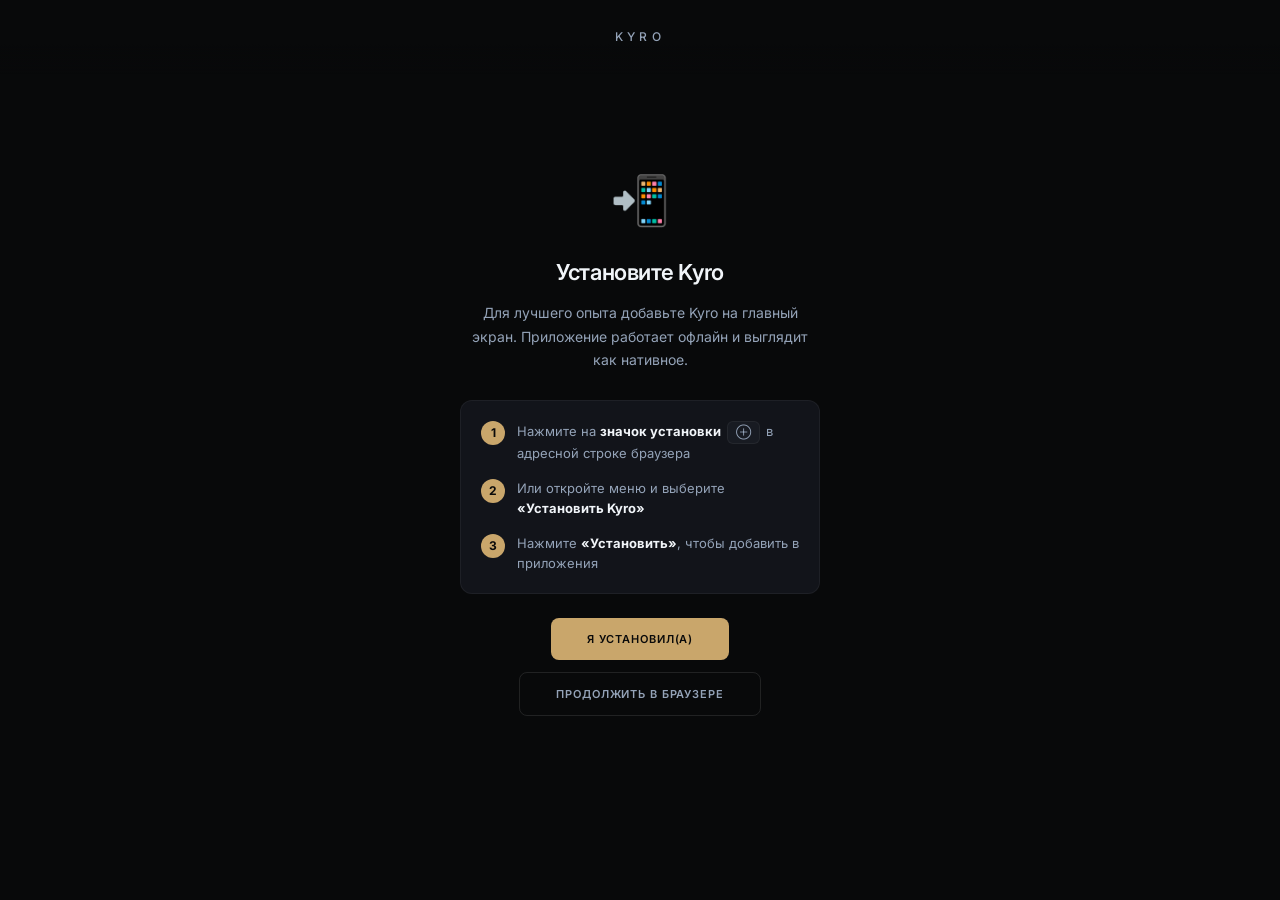
<file: telos/index.html>
<!DOCTYPE html>
<html lang="ru">
<head>
  <meta charset="UTF-8" />
  <title>Kyro</title>
  <meta name="viewport" content="width=device-width,initial-scale=1,viewport-fit=cover" />
  <meta name="description" content="Преврати свою жизнь в игру. Отслеживай задачи, сопротивляйся соблазнам, достигай целей." />
  <meta name="theme-color" content="#08090a" />
  
  <!-- PWA -->
  <link rel="manifest" href="manifest.json" />
  <meta name="apple-mobile-web-app-capable" content="yes" />
  <meta name="apple-mobile-web-app-status-bar-style" content="black-translucent" />
  <meta name="apple-mobile-web-app-title" content="Kyro" />
  <link rel="apple-touch-icon" href="icons/icon-192.png" />

  <style>
    @import url('https://fonts.googleapis.com/css2?family=Inter:wght@400;500;600;700&family=Source+Serif+4:ital,wght@0,400;0,500;1,400;1,500&display=swap');
    
    * { box-sizing:border-box; margin:0; padding:0; }

    :root {
      --bg: #08090a;
      --bg-soft: #0f1114;
      --bg-card: #12141a;
      --bg-elevated: #181b22;
      --bg-modal: rgba(8,9,10,0.98);
      --border-subtle: rgba(255,255,255,0.05);
      --border-strong: rgba(255,255,255,0.1);
      --gold: #c9a66b;
      --gold-soft: rgba(201,166,107,0.12);
      --gold-dim: #9a7b4a;
      --emerald: #22c55e;
      --emerald-soft: rgba(34,197,94,0.12);
      --crimson: #ef4444;
      --crimson-soft: rgba(239,68,68,0.12);
      --violet: #8b5cf6;
      --violet-soft: rgba(139,92,246,0.12);
      --slate: #64748b;
      --text-main: #f1f5f9;
      --text-muted: #94a3b8;
      --text-dim: #475569;
      --radius-lg: 14px;
      --radius-xl: 999px;
    }

    html, body {
      height: 100%;
    }

    body {
      min-height: 100vh;
      min-height: 100dvh;
      font-family: 'Inter', -apple-system, BlinkMacSystemFont, sans-serif;
      background: var(--bg);
      color: var(--text-main);
      display:flex;
      justify-content:center;
      align-items:flex-start;
      padding: 20px 14px 32px;
      font-size: 14px;
      line-height: 1.5;
      -webkit-font-smoothing: antialiased;
      -moz-osx-font-smoothing: grayscale;
    }

    .app-shell {
      width:100%;
      max-width: 480px;
      background: var(--bg-card);
      border-radius: 24px;
      border: 1px solid var(--border-subtle);
      box-shadow: 0 25px 50px -12px rgba(0,0,0,0.5);
      padding: 24px 18px 28px;
      position:relative;
    }

    .inner {
      position:relative;
    }

    /* HEADER */

    .top-header {
      display:flex;
      align-items:flex-start;
      justify-content:space-between;
      gap:10px;
      margin-bottom:24px;
      padding-bottom:20px;
      border-bottom:1px solid var(--border-subtle);
    }

    .app-title {
      font-size:16px;
      letter-spacing:0.2em;
      font-weight:500;
      display:flex;
      align-items:center;
      gap:10px;
      color: var(--text-main);
      text-transform:uppercase;
    }

    .header-right {
      display:flex;
      flex-direction:column;
      align-items:flex-end;
      gap:4px;
    }

    .settings-btn {
      background: var(--bg-elevated);
      border:1px solid var(--border-subtle);
      border-radius:10px;
      padding:10px 12px;
      cursor:pointer;
      color:var(--text-muted);
      font-size:16px;
      display:flex;
      align-items:center;
      justify-content:center;
      transition: all 0.2s ease;
    }
    .settings-btn:hover {
      background: var(--bg-soft);
      border-color:var(--border-strong);
      color:var(--text-main);
    }

    /* NAV TABS */

    .nav-tabs {
      display:grid;
      grid-template-columns:repeat(5,minmax(0,1fr));
      gap:3px;
      padding:4px;
      border-radius:14px;
      background:var(--bg-soft);
      margin-bottom:20px;
    }

    .nav-tab {
      border:none;
      background:transparent;
      color:var(--text-dim);
      font-size:9px;
      font-weight:600;
      padding:10px 6px;
      border-radius:10px;
      display:flex;
      flex-direction:column;
      align-items:center;
      gap:5px;
      cursor:pointer;
      transition: all 0.15s ease;
      text-transform:uppercase;
      letter-spacing:0.04em;
    }

    .nav-tab span.icon {
      font-size:16px;
      opacity: 0.5;
      transition: opacity 0.15s ease;
    }

    .nav-tab:hover {
      color:var(--text-muted);
    }

    .nav-tab:hover span.icon {
      opacity: 0.7;
    }

    .nav-tab.active {
      background: var(--bg-elevated);
      color:var(--text-main);
    }

    .nav-tab.active span.icon {
      opacity: 1;
    }

    /* COMMON UI */

    .card {
      background: var(--bg-elevated);
      border-radius: var(--radius-lg);
      border:1px solid var(--border-subtle);
      padding:18px 16px;
      margin-bottom:12px;
    }

    .section-title {
      font-size:11px;
      letter-spacing:0.06em;
      color:var(--text-muted);
      margin-bottom:16px;
      font-weight:600;
      display:flex;
      align-items:center;
      gap:8px;
      text-transform:uppercase;
    }

    .section-title .icon {
      font-size:13px;
    }
    .section-title .icon.green { color: var(--emerald); }
    .section-title .icon.red { color: var(--crimson); }
    .section-title .icon.purple { color: var(--violet); }
    .section-title .icon.gold { color: var(--gold); }

    .row {
      display:flex;
      align-items:center;
      justify-content:space-between;
      gap:12px;
      margin-bottom:10px;
      padding:12px 0;
      border-bottom:1px solid var(--border-subtle);
    }
    .row:last-child { 
      margin-bottom:0; 
      padding-bottom:0;
      border-bottom:none;
    }

    .pill {
      font-size:10px;
      padding:4px 8px;
      border-radius:4px;
      background:var(--bg-soft);
      color:var(--text-muted);
      display:inline-flex;
      align-items:center;
      gap:4px;
      font-weight:500;
      letter-spacing:0.02em;
    }
    .pill.green {
      background: var(--emerald-soft);
      color:var(--emerald);
    }
    .pill.red {
      background: var(--crimson-soft);
      color:var(--crimson);
    }
    .pill.gold {
      background: var(--gold-soft);
      color:var(--gold);
    }
    .pill.violet {
      background: var(--violet-soft);
      color:var(--violet);
    }
    .pill.subtle {
      background:var(--bg-soft);
      color:var(--text-dim);
    }

    .badges {
      display:flex;
      flex-wrap:wrap;
      gap:5px;
      margin-top:6px;
    }

    .btn {
      border-radius:6px;
      border:none;
      padding:10px 16px;
      font-size:12px;
      cursor:pointer;
      font-weight:600;
      background: var(--gold);
      color:#0a0a0a;
      display:inline-flex;
      align-items:center;
      gap:6px;
      white-space:nowrap;
      transition: all 0.15s ease;
      letter-spacing:0.01em;
    }
    .btn:hover {
      filter: brightness(1.1);
    }
    .btn:active {
      transform: scale(0.98);
    }
    .btn.small {
      font-size:11px;
      padding:6px 12px;
    }
    .btn.green {
      background: var(--emerald);
      color:#0a0a0a;
    }
    .btn.ghost {
      background:transparent;
      color:var(--text-muted);
      border:1px solid var(--border-strong);
    }
    .btn.ghost:hover {
      background:var(--bg-soft);
      color:var(--text-main);
    }
    .btn.danger {
      background: var(--crimson);
      color:#0a0a0a;
    }
    .btn.violet {
      background: var(--violet);
      color:#fff;
    }
    .btn:disabled {
      opacity:0.4;
      cursor:not-allowed;
    }

    input, select {
      width:100%;
      padding:12px 14px;
      border-radius:8px;
      border:1px solid var(--border-subtle);
      background:var(--bg-soft);
      color:var(--text-main);
      font-size:14px;
      font-family:inherit;
      outline:none;
      transition: border-color 0.15s ease;
    }
    input:focus, select:focus {
      border-color:var(--gold-dim);
    }
    input::placeholder { color:var(--text-dim); }
    select {
      cursor:pointer;
    }

    label {
      font-size:10px;
      color:var(--text-dim);
      margin-bottom:8px;
      display:block;
      font-weight:600;
      text-transform:uppercase;
      letter-spacing:0.06em;
    }

    .small { font-size:12px; color:var(--text-muted); line-height:1.5; }

    .weekday-chips {
      display:flex;
      flex-wrap:wrap;
      gap:6px;
      margin-top:6px;
    }
    .weekday {
      font-size:11px;
      padding:6px 12px;
      border-radius:6px;
      border:1px solid var(--border-subtle);
      cursor:pointer;
      user-select:none;
      color:var(--text-muted);
      transition: all 0.15s ease;
      background:var(--bg-soft);
    }
    .weekday:hover {
      border-color:var(--border-strong);
    }
    .weekday.selected {
      border-color:var(--gold-dim);
      background:var(--gold-soft);
      color:var(--gold);
      font-weight:600;
    }

    /* MODAL */

    .modal-overlay {
      position:fixed;
      inset:0;
      background:rgba(0,0,0,0.8);
      backdrop-filter:blur(10px);
      z-index:1000;
      display:none;
      align-items:center;
      justify-content:center;
      padding:20px;
    }
    .modal-overlay.active {
      display:flex;
    }

    .modal {
      background: var(--bg-card);
      border-radius:20px;
      border:1px solid var(--border-subtle);
      max-width:480px;
      width:100%;
      max-height:90vh;
      overflow-y:auto;
      padding:24px;
      box-shadow:0 25px 50px rgba(0,0,0,0.6);
    }

    .modal-header {
      display:flex;
      align-items:center;
      justify-content:space-between;
      margin-bottom:24px;
      padding-bottom:16px;
      border-bottom:1px solid var(--border-subtle);
    }
    .modal-title {
      font-size:18px;
      font-weight:700;
      color:var(--text-main);
    }
    .modal-close {
      background:var(--bg-elevated);
      border:1px solid var(--border-subtle);
      border-radius:8px;
      padding:8px 12px;
      cursor:pointer;
      color:var(--text-muted);
      font-size:16px;
      transition: all 0.15s ease;
    }
    .modal-close:hover {
      background:var(--bg-soft);
      color:var(--text-main);
    }

    /* CALENDAR STREAKS */

    .calendar-header {
      display:flex;
      align-items:center;
      justify-content:space-between;
      gap:6px;
      margin-top:4px;
      margin-bottom:12px;
    }

    .calendar {
      margin-top:6px;
      display:grid;
      grid-template-columns:repeat(7,minmax(0,1fr));
      gap:4px;
    }

    .day-name {
      font-size:10px;
      text-align:center;
      color:var(--text-dim);
      margin-bottom:4px;
      font-weight:600;
    }

    .day-cell {
      height:34px;
      border-radius:8px;
      font-size:12px;
      display:flex;
      align-items:center;
      justify-content:center;
      background:var(--bg-soft);
      color:var(--text-muted);
      font-weight:500;
    }

    .day-cell.done {
      background:var(--emerald-soft);
      color:var(--emerald);
      font-weight:600;
    }

    .day-cell.missed {
      background:var(--bg-soft);
      color:var(--text-dim);
    }

    .day-cell.off {
      opacity:0.3;
    }

    .day-cell.future {
      opacity:0.4;
    }

    .day-cell.today {
      position:relative;
      box-shadow: inset 0 0 0 2px var(--gold);
    }

    .streak-footer {
      margin-top:16px;
      display:flex;
      justify-content:space-between;
      gap:12px;
      font-size:12px;
      color:var(--text-muted);
    }

    .streak-footer strong { 
      color:var(--text-main);
      font-size:20px;
      font-weight:700;
    }

    /* NET POINTS DISPLAY */

    .net-points-display {
      text-align:center;
      padding:24px;
      background: var(--bg-elevated);
      border-radius:var(--radius-lg);
      border:1px solid var(--border-subtle);
      margin-bottom:16px;
    }
    .net-points-label {
      font-size:11px;
      text-transform:uppercase;
      letter-spacing:0.1em;
      color:var(--text-dim);
      margin-bottom:8px;
      font-weight:500;
    }
    .net-points-value {
      font-size:42px;
      font-weight:800;
      color:var(--gold);
      margin-bottom:10px;
    }
    .net-points-breakdown {
      margin-top:14px;
      padding-top:14px;
      border-top:1px solid var(--border-subtle);
    }
    .breakdown-label {
      font-size:10px;
      text-transform:uppercase;
      letter-spacing:0.08em;
      color:var(--text-dim);
      font-weight:500;
      margin-bottom:4px;
    }
    .breakdown-value {
      font-size:18px;
      font-weight:700;
      color:var(--crimson);
    }

    .balance-row {
      display:flex;
      align-items:center;
      justify-content:center;
      gap:12px;
      padding:8px 0;
    }

    .balance-item {
      text-align:center;
      padding:12px 16px;
      background:var(--bg-soft);
      border-radius:10px;
      min-width:70px;
    }

    .balance-item.main {
      background: var(--bg-elevated);
      border:1px solid var(--border-subtle);
    }

    .balance-item-value {
      font-size:24px;
      font-weight:700;
      line-height:1.2;
    }

    .balance-item-label {
      font-size:9px;
      text-transform:uppercase;
      letter-spacing:0.05em;
      color:var(--text-dim);
      margin-top:4px;
      font-weight:500;
    }

    .balance-operator {
      font-size:18px;
      font-weight:600;
      color:var(--text-dim);
    }

    .balance-note {
      text-align:center;
      font-size:11px;
      color:var(--text-muted);
      margin-top:12px;
      padding-top:12px;
      border-top:1px solid var(--border-subtle);
    }

    /* WEEK SCROLL */

    .week-scroll-container {
      margin-bottom:12px;
    }

    .week-scroll {
      display:flex;
      gap:8px;
      overflow-x:auto;
      padding:4px 0;
      scrollbar-width:none;
      -ms-overflow-style:none;
    }

    .week-scroll::-webkit-scrollbar {
      display:none;
    }

    .week-day {
      flex-shrink:0;
      width:72px;
      padding:12px 8px;
      background:var(--bg-elevated);
      border:1px solid var(--border-subtle);
      border-radius:12px;
      text-align:center;
      cursor:pointer;
      transition:all 0.15s ease;
    }

    .week-day:hover {
      border-color:var(--border-strong);
    }

    .week-day.selected {
      background:var(--gold-soft);
      border-color:var(--gold-dim);
    }

    .week-day.today .week-day-num {
      color:var(--gold);
    }

    .week-day.selected .week-day-num {
      color:var(--gold);
    }

    .week-day-name {
      font-size:9px;
      font-weight:600;
      color:var(--text-dim);
      text-transform:uppercase;
      letter-spacing:0.06em;
      margin-bottom:4px;
    }

    .week-day-num {
      font-size:22px;
      font-weight:600;
      color:var(--text-main);
      line-height:1;
      letter-spacing:-0.02em;
    }

    .week-day-count {
      font-size:9px;
      color:var(--text-dim);
      margin-top:4px;
    }

    .week-day.selected .week-day-count {
      color:var(--gold-dim);
    }

    /* ANALYTICS */

    .analytics-grid {
      display:grid;
      grid-template-columns:repeat(3,minmax(0,1fr));
      gap:8px;
    }

    .analytics-card {
      background:var(--bg-soft);
      border-radius:10px;
      padding:14px 12px;
      text-align:center;
    }

    .analytics-label {
      font-size:9px;
      text-transform:uppercase;
      letter-spacing:0.08em;
      color:var(--text-dim);
      margin-bottom:8px;
      font-weight:600;
    }

    .analytics-value {
      font-size:28px;
      font-weight:700;
      color:var(--gold);
      letter-spacing:-0.03em;
      line-height:1;
    }

    .analytics-sublabel {
      font-size:9px;
      color:var(--text-dim);
      text-transform:uppercase;
      letter-spacing:0.04em;
      margin-top:6px;
      font-weight:500;
    }

    /* VISION CARDS */
    .vision-card {
      background: linear-gradient(135deg, var(--gold-soft), rgba(201,166,107,0.05));
      border: 1px solid rgba(201,166,107,0.2);
      border-radius: var(--radius-lg);
      padding: 16px;
      margin-bottom: 16px;
    }
    .vision-card.anti {
      background: linear-gradient(135deg, var(--crimson-soft), rgba(239,68,68,0.05));
      border-color: rgba(239,68,68,0.2);
    }
    .vision-card-label {
      font-size: 9px;
      font-weight: 600;
      letter-spacing: 0.1em;
      text-transform: uppercase;
      color: var(--gold);
      margin-bottom: 8px;
    }
    .vision-card.anti .vision-card-label {
      color: var(--crimson);
    }
    .vision-card-text {
      font-size: 13px;
      line-height: 1.6;
      color: var(--text-muted);
      font-style: italic;
    }
    .vision-card-empty {
      font-size: 12px;
      color: var(--text-dim);
    }

    /* INSTALL BANNER (top of app) */
    .install-banner {
      display:flex;
      align-items:center;
      justify-content:space-between;
      gap:10px;
      background: linear-gradient(135deg, var(--gold-soft), rgba(201,166,107,0.05));
      border:1px solid var(--gold-dim);
      border-radius:12px;
      padding:12px 14px;
      margin-bottom:16px;
    }
    .install-banner.hidden {
      display:none;
    }
    .install-banner-text {
      display:flex;
      align-items:center;
      gap:8px;
      font-size:12px;
      font-weight:600;
      color:var(--gold);
    }
    .install-banner-text .icon {
      font-size:16px;
    }
    .install-banner-btn {
      background: var(--gold);
      color:#0a0a0a;
      border:none;
      border-radius:6px;
      padding:8px 14px;
      font-size:11px;
      font-weight:700;
      cursor:pointer;
      white-space:nowrap;
      letter-spacing:0.02em;
      transition: filter 0.15s ease;
    }
    .install-banner-btn:hover {
      filter: brightness(1.1);
    }
    .install-banner-close {
      background:transparent;
      border:none;
      color:var(--gold-dim);
      cursor:pointer;
      font-size:14px;
      padding:2px 4px;
      line-height:1;
    }

    /* VICTORY BANNER */
    .victory-banner {
      background: linear-gradient(135deg, var(--emerald-soft), rgba(52,211,153,0.05));
      border:1px solid var(--emerald);
      border-radius:12px;
      padding:16px;
      text-align:center;
      margin-bottom:16px;
    }

    .victory-icon {
      font-size:20px;
      color:var(--emerald);
      margin-bottom:8px;
    }

    .victory-text {
      font-size:11px;
      font-weight:600;
      color:var(--emerald);
      text-transform:uppercase;
      letter-spacing:0.1em;
    }

    @media (max-width:360px) {
      .app-shell { padding-inline:14px; }
      .top-header { flex-direction:column; align-items:flex-start; }
      .header-right { align-items:flex-start; margin-top:8px; }
    }

    /* Larger screens: tablets / desktops */
    @media (min-width:640px) {
      body { padding: 40px 20px; align-items:center; }
      .app-shell { max-width: 560px; padding: 32px 28px 34px; }
      .analytics-value { font-size:30px; }
    }

    @media (min-width:900px) {
      body { padding: 56px 20px; }
      .app-shell { max-width: 620px; }
      .nav-tab { font-size:10px; }
      .nav-tab span.icon { font-size:18px; }
    }

    /* PIN LOCK */
    .pin-lock {
      position:fixed;
      inset:0;
      background:var(--bg);
      z-index:9998;
      display:none;
      flex-direction:column;
      align-items:center;
      justify-content:center;
      padding:24px;
    }
    .pin-lock.visible { display:flex; }
    .pin-lock.hidden { display:none; }
    .pin-lock-title { font-size:14px; font-weight:500; margin-bottom:12px; text-transform:uppercase; letter-spacing:0.3em; }
    .pin-lock-msg { font-size:12px; color:var(--text-dim); margin-bottom:32px; letter-spacing:0.02em; }
    .pin-dots { display:flex; gap:14px; margin-bottom:28px; }
    .pin-dot { width:14px; height:14px; border-radius:50%; background:var(--bg-elevated); border:2px solid var(--border-strong); }
    .pin-dot.filled { background:var(--gold); border-color:var(--gold); }
    .pin-dot.error { background:var(--crimson); border-color:var(--crimson); }
    .pin-pad { display:grid; grid-template-columns:repeat(3,1fr); gap:10px; }
    .pin-btn {
      width:68px; height:68px; border-radius:50%;
      background:var(--bg-elevated); border:1px solid var(--border-subtle);
      color:var(--text-main); font-size:26px; font-weight:600;
      cursor:pointer; font-family:inherit;
    }
    .pin-btn:active { transform:scale(0.95); }
    .pin-btn.empty { visibility:hidden; }
    .pin-btn.back { font-size:18px; color:var(--text-muted); }

    /* SETTINGS NAV */
    .settings-nav {
      display: flex;
      flex-wrap: wrap;
      gap: 6px;
      margin-bottom: 16px;
      padding-bottom: 16px;
      border-bottom: 1px solid var(--border-subtle);
    }
    
    .settings-nav-btn {
      padding: 8px 12px;
      border-radius: 6px;
      border: 1px solid var(--border-subtle);
      background: var(--bg-soft);
      color: var(--text-muted);
      font-size: 10px;
      font-weight: 600;
      cursor: pointer;
      transition: all 0.15s ease;
      font-family: inherit;
      text-transform: uppercase;
      letter-spacing: 0.04em;
    }
    
    .settings-nav-btn:hover {
      border-color: var(--border-strong);
      color: var(--text-main);
    }
    
    .settings-nav-btn.active {
      background: var(--gold-soft);
      border-color: var(--gold-dim);
      color: var(--gold);
    }
    
    .settings-section {
      display: none;
    }
    
    .settings-section.active {
      display: block;
    }

    /* ONBOARDING */
    .onboarding {
      position: fixed;
      inset: 0;
      background: var(--bg);
      z-index: 9999;
      display: flex;
      flex-direction: column;
      align-items: center;
      padding: 40px 24px;
      overflow: hidden;
      overflow-y: auto;
    }
    .onboarding.hidden { display: none; }

    /* Persistent header logo - always at top */
    .onboarding-header {
      position: fixed;
      top: 0;
      left: 0;
      right: 0;
      padding: 28px 24px;
      text-align: center;
      z-index: 10;
      background: linear-gradient(to bottom, var(--bg) 60%, transparent);
    }
    .onboarding-header-logo {
      font-size: 12px;
      font-weight: 500;
      letter-spacing: 0.35em;
      text-transform: uppercase;
      color: var(--text-muted);
      opacity: 0;
      transition: opacity 1s cubic-bezier(0.4, 0, 0.2, 1);
    }
    .onboarding-header-logo.visible {
      opacity: 1;
    }

    /* Screens */
    .onboarding-screen {
      position: absolute;
      inset: 0;
      display: flex;
      flex-direction: column;
      align-items: center;
      justify-content: center;
      padding: 100px 24px 120px;
      opacity: 0;
      pointer-events: none;
      transition: opacity 0.8s cubic-bezier(0.4, 0, 0.2, 1);
    }
    .onboarding-screen.active {
      opacity: 1;
      pointer-events: auto;
    }

    /* Screen 0: Quote */
    .onboarding-quote {
      max-width: 340px;
      text-align: center;
      opacity: 0;
      transform: translateY(12px);
      transition: opacity 1.2s cubic-bezier(0.4, 0, 0.2, 1), transform 1.2s cubic-bezier(0.4, 0, 0.2, 1);
    }
    .onboarding-quote.visible {
      opacity: 1;
      transform: translateY(0);
    }
    .onboarding-quote-text {
      font-family: 'Source Serif 4', Georgia, serif;
      font-size: 22px;
      line-height: 1.6;
      color: var(--text-main);
      font-weight: 400;
      letter-spacing: -0.01em;
      font-style: italic;
    }
    .onboarding-quote-author {
      font-family: 'Inter', sans-serif;
      font-size: 11px;
      color: var(--text-dim);
      letter-spacing: 0.15em;
      text-transform: uppercase;
      margin-top: 40px;
      font-weight: 500;
      opacity: 0;
      transition: opacity 0.8s cubic-bezier(0.4, 0, 0.2, 1) 0.6s;
    }
    .onboarding-quote.visible .onboarding-quote-author {
      opacity: 1;
    }
    .onboarding-quote-btn {
      margin-top: 56px;
      opacity: 0;
      transform: translateY(8px);
      transition: opacity 0.8s cubic-bezier(0.4, 0, 0.2, 1), transform 0.8s cubic-bezier(0.4, 0, 0.2, 1);
    }
    .onboarding-quote-btn.visible {
      opacity: 1;
      transform: translateY(0);
    }

    /* Content screens */
    .onboarding-content {
      max-width: 360px;
      width: 100%;
      text-align: center;
      opacity: 0;
      transform: translateY(16px);
      transition: opacity 0.7s cubic-bezier(0.4, 0, 0.2, 1) 0.1s, transform 0.7s cubic-bezier(0.4, 0, 0.2, 1) 0.1s;
    }
    .onboarding-screen.active .onboarding-content {
      opacity: 1;
      transform: translateY(0);
    }
    .onboarding-label {
      font-size: 10px;
      font-weight: 600;
      letter-spacing: 0.1em;
      text-transform: uppercase;
      color: var(--text-dim);
      margin-bottom: 12px;
    }
    .onboarding-title {
      font-size: 22px;
      font-weight: 600;
      letter-spacing: -0.02em;
      color: var(--text-main);
      margin-bottom: 12px;
    }
    .onboarding-desc {
      font-size: 14px;
      line-height: 1.7;
      color: var(--text-muted);
      margin-bottom: 28px;
    }
    .onboarding-desc strong {
      color: var(--gold);
      font-weight: 600;
    }
    .onboarding-desc a {
      color: var(--gold);
      text-decoration: none;
    }
    .onboarding-desc a:hover {
      text-decoration: underline;
    }

    /* Article card */
    .onboarding-article {
      background: var(--bg-card);
      border: 1px solid var(--border-subtle);
      border-radius: 12px;
      padding: 20px;
      margin-bottom: 28px;
      text-align: left;
    }
    .onboarding-article-source {
      font-size: 10px;
      color: var(--text-dim);
      letter-spacing: 0.05em;
      text-transform: uppercase;
      margin-bottom: 10px;
    }
    .onboarding-article-title {
      font-size: 15px;
      font-weight: 600;
      color: var(--text-main);
      line-height: 1.4;
      margin-bottom: 10px;
    }
    .onboarding-article-excerpt {
      font-size: 13px;
      color: var(--text-muted);
      line-height: 1.6;
    }
    .onboarding-article-link {
      display: inline-block;
      margin-top: 14px;
      font-size: 11px;
      font-weight: 600;
      color: var(--gold);
      text-decoration: none;
      letter-spacing: 0.03em;
    }
    .onboarding-article-link:hover {
      text-decoration: underline;
    }

    /* Textarea for vision input */
    .onboarding-textarea {
      width: 100%;
      min-height: 140px;
      padding: 16px;
      border-radius: 10px;
      border: 1px solid var(--border-subtle);
      background: var(--bg-card);
      color: var(--text-main);
      font-size: 14px;
      font-family: inherit;
      line-height: 1.6;
      resize: none;
      outline: none;
      transition: border-color 0.2s ease;
      margin-bottom: 12px;
    }
    .onboarding-textarea:focus {
      border-color: var(--gold-dim);
    }
    .onboarding-textarea::placeholder {
      color: var(--text-dim);
    }
    .onboarding-textarea.anti {
      border-color: rgba(239,68,68,0.3);
    }
    .onboarding-textarea.anti:focus {
      border-color: var(--crimson);
    }
    .onboarding-word-count {
      font-size: 11px;
      color: var(--text-dim);
      text-align: right;
      margin-bottom: 24px;
    }

    /* Progress dots */
    .onboarding-progress {
      position: fixed;
      bottom: 36px;
      left: 50%;
      transform: translateX(-50%);
      display: flex;
      gap: 8px;
      opacity: 0;
      transition: opacity 0.6s cubic-bezier(0.4, 0, 0.2, 1);
      z-index: 10;
    }
    .onboarding-progress.visible {
      opacity: 1;
    }
    .onboarding-dot {
      width: 6px;
      height: 6px;
      border-radius: 50%;
      background: var(--text-dim);
      opacity: 0.3;
      transition: all 0.4s cubic-bezier(0.4, 0, 0.2, 1);
    }
    .onboarding-dot.active {
      opacity: 1;
      background: var(--gold);
      width: 18px;
      border-radius: 3px;
    }

    /* Buttons */
    .onboarding-btn {
      padding: 14px 36px;
      border-radius: 8px;
      border: none;
      background: var(--gold);
      color: #0a0a0a;
      font-size: 11px;
      font-weight: 600;
      cursor: pointer;
      letter-spacing: 0.08em;
      text-transform: uppercase;
      transition: all 0.25s cubic-bezier(0.4, 0, 0.2, 1);
      font-family: inherit;
    }
    .onboarding-btn:hover {
      transform: translateY(-2px);
      box-shadow: 0 6px 24px rgba(201,166,107,0.3);
    }
    .onboarding-btn:active {
      transform: translateY(0);
    }
    .onboarding-btn.secondary {
      background: transparent;
      color: var(--text-muted);
      border: 1px solid var(--border-strong);
    }
    .onboarding-btn.secondary:hover {
      color: var(--text-main);
      border-color: var(--text-dim);
      box-shadow: none;
      transform: none;
    }

    .onboarding-skip {
      position: fixed;
      top: 24px;
      right: 24px;
      font-size: 10px;
      color: var(--text-dim);
      background: none;
      border: none;
      cursor: pointer;
      letter-spacing: 0.08em;
      text-transform: uppercase;
      font-family: inherit;
      padding: 8px;
      opacity: 0;
      transition: opacity 0.6s cubic-bezier(0.4, 0, 0.2, 1), color 0.2s ease;
      z-index: 11;
    }
    .onboarding-skip.visible {
      opacity: 1;
    }
    .onboarding-skip:hover {
      color: var(--text-muted);
    }

    /* How it works flow diagram */
    .onboarding-flow {
      margin: 24px 0 32px;
    }
    .flow-row {
      display: flex;
      align-items: center;
      justify-content: center;
      gap: 8px;
      margin-bottom: 16px;
      flex-wrap: wrap;
    }
    .flow-row.final {
      margin-top: 24px;
      padding-top: 24px;
      border-top: 1px solid var(--border-subtle);
    }
    .flow-item {
      display: flex;
      flex-direction: column;
      align-items: center;
      gap: 6px;
      padding: 12px 14px;
      border-radius: 10px;
      background: var(--bg-card);
      border: 1px solid var(--border-subtle);
      min-width: 70px;
    }
    .flow-item.earn, .flow-item.points {
      border-color: rgba(34,197,94,0.3);
      background: rgba(34,197,94,0.08);
    }
    .flow-item.earn .flow-icon, .flow-item.points .flow-icon {
      color: var(--emerald);
    }
    .flow-item.slip, .flow-item.debt {
      border-color: rgba(239,68,68,0.3);
      background: rgba(239,68,68,0.08);
    }
    .flow-item.slip .flow-icon, .flow-item.debt .flow-icon {
      color: var(--crimson);
    }
    .flow-item.atone {
      border-color: rgba(139,92,246,0.3);
      background: rgba(139,92,246,0.08);
    }
    .flow-item.atone .flow-icon {
      color: var(--violet);
    }
    .flow-item.balance {
      border-color: rgba(201,166,107,0.3);
      background: rgba(201,166,107,0.08);
    }
    .flow-item.balance .flow-icon {
      color: var(--gold);
    }
    .flow-item.reward {
      border-color: rgba(201,166,107,0.4);
      background: rgba(201,166,107,0.15);
    }
    .flow-item.reward .flow-icon {
      color: var(--gold);
    }
    .flow-icon {
      font-size: 18px;
      font-weight: 700;
    }
    .flow-label {
      font-size: 10px;
      font-weight: 600;
      color: var(--text-muted);
      text-transform: uppercase;
      letter-spacing: 0.03em;
    }
    .flow-arrow {
      font-size: 14px;
      color: var(--text-dim);
      font-weight: 500;
    }
    .flow-plus {
      font-size: 16px;
      color: var(--emerald);
      font-weight: 600;
    }

    /* Install Prompt */
    .install-icon {
      font-size: 48px;
      margin-bottom: 20px;
    }
    .install-instructions {
      background: var(--bg-card);
      border: 1px solid var(--border-subtle);
      border-radius: 12px;
      padding: 20px;
      margin: 24px 0;
      text-align: left;
    }
    .install-step {
      display: flex;
      align-items: flex-start;
      gap: 12px;
      margin-bottom: 16px;
    }
    .install-step:last-child {
      margin-bottom: 0;
    }
    .install-step-num {
      width: 24px;
      height: 24px;
      border-radius: 50%;
      background: var(--gold);
      color: #0a0a0a;
      font-size: 12px;
      font-weight: 700;
      display: flex;
      align-items: center;
      justify-content: center;
      flex-shrink: 0;
    }
    .install-step-text {
      font-size: 13px;
      line-height: 1.5;
      color: var(--text-muted);
    }
    .install-step-text strong {
      color: var(--text-main);
    }
    .install-badge {
      display: inline-block;
      background: var(--bg-elevated);
      border: 1px solid var(--border-subtle);
      border-radius: 6px;
      padding: 2px 8px;
      font-size: 11px;
      margin: 0 2px;
    }

    /* Time Picker */
    .onboarding-time-picker {
      margin: 24px 0;
    }
    .onboarding-time-picker input[type="time"] {
      font-size: 32px;
      font-weight: 600;
      padding: 16px 24px;
      border-radius: 12px;
      border: 1px solid var(--border-subtle);
      background: var(--bg-card);
      color: var(--text-main);
      font-family: inherit;
      text-align: center;
      outline: none;
      width: auto;
      min-width: 180px;
    }
    .onboarding-time-picker input[type="time"]:focus {
      border-color: var(--gold-dim);
    }

    /* Reflection Modal */
    .reflection-modal {
      position: fixed;
      inset: 0;
      background: rgba(8,9,10,0.95);
      backdrop-filter: blur(20px);
      z-index: 10000;
      display: none;
      align-items: center;
      justify-content: center;
      padding: 24px;
    }
    .reflection-modal.active {
      display: flex;
    }
    .reflection-content {
      max-width: 380px;
      width: 100%;
      text-align: center;
      padding: 40px 24px;
    }
    .reflection-label {
      font-size: 10px;
      font-weight: 600;
      letter-spacing: 0.15em;
      text-transform: uppercase;
      color: var(--gold);
      margin-bottom: 24px;
    }
    .reflection-question {
      font-family: 'Source Serif 4', Georgia, serif;
      font-size: 20px;
      line-height: 1.6;
      color: var(--text-main);
      font-style: italic;
      margin-bottom: 40px;
    }
    .reflection-actions {
      display: flex;
      gap: 12px;
      justify-content: center;
    }
  </style>
</head>
<body>

<!-- Onboarding Flow -->
<div class="onboarding" id="onboarding">
  <button class="onboarding-skip" id="onboarding-skip">Пропустить</button>
  
  <!-- Persistent header -->
  <div class="onboarding-header">
    <div class="onboarding-header-logo" id="onboarding-logo">Kyro</div>
  </div>
  
  <!-- Screen 0: Install Prompt -->
  <div class="onboarding-screen active" data-screen="0">
    <div class="onboarding-content">
      <div class="install-icon">📲</div>
      <div class="onboarding-title">Установите Kyro</div>
      <div class="onboarding-desc">
        Для лучшего опыта добавьте Kyro на главный экран. Приложение работает офлайн и выглядит как нативное.
      </div>
      <div class="install-instructions" id="install-instructions">
        <!-- Instructions populated by JS based on device -->
      </div>
      <button class="onboarding-btn" id="onboarding-next-install">Я установил(а)</button>
      <button class="onboarding-btn secondary" id="onboarding-skip-install" style="margin-top:12px;">Продолжить в браузере</button>
    </div>
  </div>
  
  <!-- Screen 1: Quote -->
  <div class="onboarding-screen" data-screen="1">
    <div class="onboarding-quote" id="onboarding-quote">
      <div class="onboarding-quote-text">«Единственная настоящая проверка интеллекта — получаешь ли ты то, чего хочешь от жизни».</div>
      <div class="onboarding-quote-author">— Навал Равикант</div>
    </div>
    <div class="onboarding-quote-btn" id="quote-btn-wrapper">
      <button class="onboarding-btn" id="onboarding-quote-start">Начать</button>
    </div>
  </div>
  
  <!-- Screen 2: Recommended Reading -->
  <div class="onboarding-screen" data-screen="2">
    <div class="onboarding-content">
      <div class="onboarding-label">Рекомендуем</div>
      <div class="onboarding-title">Перед началом</div>
      <div class="onboarding-desc">
        Это приложение вдохновлено философией осознанной жизни Дэна Коу. Прочтение этого текста поможет получить максимум от Kyro.
      </div>
      <div class="onboarding-article">
        <div class="onboarding-article-source">Дэн Коу</div>
        <div class="onboarding-article-title">Как исправить всю свою жизнь за 1 день</div>
        <div class="onboarding-article-excerpt">«Оптимальное состояние внутреннего опыта — это порядок в сознании. Он возникает, когда психическая энергия — то есть внимание — вкладывается в реалистичные цели...»</div>
        <a href="https://x.com/thedankoe/status/2010751592346030461" target="_blank" class="onboarding-article-link">Читать тред →</a>
      </div>
      <button class="onboarding-btn" id="onboarding-next-2">Продолжить</button>
    </div>
  </div>
  
  <!-- Screen 3: Anti-Vision -->
  <div class="onboarding-screen" data-screen="3">
    <div class="onboarding-content">
      <div class="onboarding-label">Шаг 1</div>
      <div class="onboarding-title">Антивидение</div>
      <div class="onboarding-desc">
        Какой жизнью ты <strong>никогда</strong> не хочешь жить? Какой версией себя ты отказываешься становиться?
      </div>
      <textarea class="onboarding-textarea anti" id="anti-vision-input" placeholder="напр. Полный сожалений, растраченный потенциал..." maxlength="200"></textarea>
      <div class="onboarding-word-count"><span id="anti-char-count">0</span> / 200</div>
      <button class="onboarding-btn" id="onboarding-next-3">Продолжить</button>
    </div>
  </div>
  
  <!-- Screen 4: Vision -->
  <div class="onboarding-screen" data-screen="4">
    <div class="onboarding-content">
      <div class="onboarding-label">Шаг 2</div>
      <div class="onboarding-title">Видение</div>
      <div class="onboarding-desc">
        Как выглядит твоя <strong>идеальная жизнь</strong>? Человек, которым ты стремишься стать?
      </div>
      <textarea class="onboarding-textarea" id="vision-input" placeholder="напр. Жить жизнью на своих условиях..." maxlength="200"></textarea>
      <div class="onboarding-word-count"><span id="vision-char-count">0</span> / 200</div>
      <button class="onboarding-btn" id="onboarding-next-4">Продолжить</button>
    </div>
  </div>
  
  <!-- Screen 5: Reflection Time -->
  <div class="onboarding-screen" data-screen="5">
    <div class="onboarding-content">
      <div class="onboarding-label">Шаг 3</div>
      <div class="onboarding-title">Ежедневная рефлексия</div>
      <div class="onboarding-desc">
        Выбери время, когда ты <strong>не занят(а)</strong> — по пути на работу, за утренним кофе, перед сном. Мы пришлём вопрос для размышления о жизни.
      </div>
      <div class="onboarding-time-picker">
        <input type="time" id="reflection-time-input" value="08:00" />
      </div>
      <p class="small" style="margin-top:16px;color:var(--text-dim);text-align:center;">Позже это можно изменить в настройках</p>
      <button class="onboarding-btn" id="onboarding-next-5">Продолжить</button>
    </div>
  </div>
  
  <!-- Screen 6: How it works -->
  <div class="onboarding-screen" data-screen="6">
    <div class="onboarding-content">
      <div class="onboarding-label">Как это работает</div>
      <div class="onboarding-title">Просто.</div>
      <div class="onboarding-flow">
        <div class="flow-row">
          <div class="flow-item earn">
            <div class="flow-icon">✓</div>
            <div class="flow-label">Задачи</div>
          </div>
          <div class="flow-plus">+</div>
          <div class="flow-item earn">
            <div class="flow-icon">⚑</div>
            <div class="flow-label">Цели</div>
          </div>
          <div class="flow-arrow">→</div>
          <div class="flow-item points">
            <div class="flow-icon">+</div>
            <div class="flow-label">Очки</div>
          </div>
        </div>
        <div class="flow-row">
          <div class="flow-item slip">
            <div class="flow-icon">✗</div>
            <div class="flow-label">Срыв</div>
          </div>
          <div class="flow-arrow">→</div>
          <div class="flow-item debt">
            <div class="flow-icon">−</div>
            <div class="flow-label">Долг</div>
          </div>
          <div class="flow-arrow">→</div>
          <div class="flow-item atone">
            <div class="flow-icon">↺</div>
            <div class="flow-label">Отработка</div>
          </div>
        </div>
        <div class="flow-row final">
          <div class="flow-item balance">
            <div class="flow-icon">⚖</div>
            <div class="flow-label">Баланс</div>
          </div>
          <div class="flow-arrow">→</div>
          <div class="flow-item reward">
            <div class="flow-icon">★</div>
            <div class="flow-label">Награды</div>
          </div>
        </div>
      </div>
      <button class="onboarding-btn" id="onboarding-start">Войти в Kyro</button>
    </div>
  </div>
  
  <div class="onboarding-progress" id="onboarding-progress"></div>
</div>

<!-- Reflection Modal -->
<div class="reflection-modal" id="reflection-modal">
  <div class="reflection-content">
    <div class="reflection-label">Ежедневная рефлексия</div>
    <div class="reflection-question" id="reflection-question"></div>
    <div class="reflection-actions">
      <button class="onboarding-btn secondary" id="reflection-skip">Позже</button>
      <button class="onboarding-btn" id="reflection-done">Я поразмышлял(а)</button>
    </div>
  </div>
</div>

<div class="pin-lock" id="pin-lock">
  <div class="pin-lock-title">Kyro</div>
  <div class="pin-lock-msg" id="pin-msg">Введите PIN</div>
  <div class="pin-dots" id="pin-dots">
    <div class="pin-dot"></div><div class="pin-dot"></div><div class="pin-dot"></div><div class="pin-dot"></div>
  </div>
  <div class="pin-pad" id="pin-pad">
    <button class="pin-btn">1</button><button class="pin-btn">2</button><button class="pin-btn">3</button>
    <button class="pin-btn">4</button><button class="pin-btn">5</button><button class="pin-btn">6</button>
    <button class="pin-btn">7</button><button class="pin-btn">8</button><button class="pin-btn">9</button>
    <button class="pin-btn empty"></button><button class="pin-btn">0</button><button class="pin-btn back">←</button>
  </div>
</div>

<div class="app-shell" style="display:none">
  <div class="inner">
    <div class="install-banner hidden" id="install-banner">
      <div class="install-banner-text"><span class="icon">⊕</span><span>Установите Kyro на телефон</span></div>
      <div style="display:flex;align-items:center;gap:6px;">
        <button class="install-banner-btn" id="install-banner-btn">Установить</button>
        <button class="install-banner-close" id="install-banner-close" title="Скрыть">✕</button>
      </div>
    </div>
    <header class="top-header">
      <div>
        <div class="app-title">
          <span>Kyro</span>
        </div>
      </div>
      <div class="header-right">
        <button class="settings-btn" id="settings-btn">☰</button>
      </div>
    </header>

    <nav class="nav-tabs">
      <button class="nav-tab active" data-tab="tasks">
        <span class="icon" style="color:var(--emerald)">✓</span>
        <span>Задачи</span>
      </button>
      <button class="nav-tab" data-tab="goals">
        <span class="icon" style="color:var(--emerald)">⚑</span>
        <span>Цели</span>
      </button>
      <button class="nav-tab" data-tab="anti">
        <span class="icon" style="color:var(--crimson)">⚔</span>
        <span>Борьба</span>
      </button>
      <button class="nav-tab" data-tab="analytics">
        <span class="icon">↗</span>
        <span>Прогресс</span>
      </button>
      <button class="nav-tab" data-tab="redeem">
        <span class="icon" style="color:var(--gold)">⚖</span>
        <span>Баланс</span>
      </button>
    </nav>

    <section id="tab-tasks"></section>
    <section id="tab-goals" style="display:none;"></section>
    <section id="tab-anti" style="display:none;"></section>
    <section id="tab-analytics" style="display:none;"></section>
    <section id="tab-redeem" style="display:none;"></section>
  </div>
</div>

<!-- Settings Modal -->
<div class="modal-overlay" id="settings-modal">
  <div class="modal">
    <div class="modal-header">
      <div class="modal-title">Настройки</div>
      <button class="modal-close" id="modal-close">✕</button>
    </div>
    <div id="settings-content"></div>
  </div>
</div>

<!-- Install Instructions Modal (fallback when native install prompt isn't available) -->
<div class="modal-overlay" id="install-modal">
  <div class="modal">
    <div class="modal-header">
      <div class="modal-title">Установка приложения</div>
      <button class="modal-close" id="install-modal-close">✕</button>
    </div>
    <div id="install-modal-instructions"></div>
  </div>
</div>


<script>
(function () {
  const STORAGE_KEY = 'kyro_v1';
  const ONBOARDING_KEY = 'kyro_onboarded';
  const WEEKDAYS = ['Вс','Пн','Вт','Ср','Чт','Пт','Сб'];

  // -------- Onboarding --------
  const VISION_KEY = 'kyro_vision';
  const ANTI_VISION_KEY = 'kyro_antivision';
  const REFLECTION_TIME_KEY = 'kyro_reflection_time';
  const LAST_REFLECTION_KEY = 'kyro_last_reflection';
  let currentOnboardingScreen = 0;
  const totalOnboardingScreens = 7; // Screens 0-6
  
  function isStandalone() {
    return window.matchMedia('(display-mode: standalone)').matches 
      || window.navigator.standalone === true;
  }
  
  function getDeviceType() {
    const ua = navigator.userAgent;
    if (/iPad|iPhone|iPod/.test(ua)) return 'ios';
    if (/Android/.test(ua)) return 'android';
    return 'desktop';
  }
  
  function populateInstallInstructions(containerId) {
    const container = document.getElementById(containerId || 'install-instructions');
    if (!container) return;
    
    const device = getDeviceType();
    
    if (device === 'ios') {
      container.innerHTML = `
        <div class="install-step">
          <div class="install-step-num">1</div>
          <div class="install-step-text">Нажмите кнопку <strong>«Поделиться»</strong> <span class="install-badge">↑</span> внизу Safari</div>
        </div>
        <div class="install-step">
          <div class="install-step-num">2</div>
          <div class="install-step-text">Прокрутите вниз и нажмите <strong>«На экран „Домой“»</strong></div>
        </div>
        <div class="install-step">
          <div class="install-step-num">3</div>
          <div class="install-step-text">Нажмите <strong>«Добавить»</strong> в правом верхнем углу</div>
        </div>
      `;
    } else if (device === 'android') {
      container.innerHTML = `
        <div class="install-step">
          <div class="install-step-num">1</div>
          <div class="install-step-text">Нажмите кнопку <strong>меню</strong> <span class="install-badge">⋮</span> в Chrome</div>
        </div>
        <div class="install-step">
          <div class="install-step-num">2</div>
          <div class="install-step-text">Нажмите <strong>«Установить приложение»</strong> или <strong>«Добавить на главный экран»</strong></div>
        </div>
        <div class="install-step">
          <div class="install-step-num">3</div>
          <div class="install-step-text">Нажмите <strong>«Установить»</strong> для подтверждения</div>
        </div>
      `;
    } else {
      container.innerHTML = `
        <div class="install-step">
          <div class="install-step-num">1</div>
          <div class="install-step-text">Нажмите на <strong>значок установки</strong> <span class="install-badge">⊕</span> в адресной строке браузера</div>
        </div>
        <div class="install-step">
          <div class="install-step-num">2</div>
          <div class="install-step-text">Или откройте меню и выберите <strong>«Установить Kyro»</strong></div>
        </div>
        <div class="install-step">
          <div class="install-step-num">3</div>
          <div class="install-step-text">Нажмите <strong>«Установить»</strong>, чтобы добавить в приложения</div>
        </div>
      `;
    }
  }
  
  // 50 Reflection Questions
  const REFLECTION_QUESTIONS = [
    "Что бы ты делал(а) иначе, если бы знал(а), что тебя никто не осудит?",
    "Ты живёшь своей жизнью или чужим представлением о ней?",
    "От чего ты избегаешь, хотя знаешь, что это всё изменит?",
    "Если бы ты умер(ла) сегодня, о чём бы ты пожалел(а), что не сделал(а)?",
    "Как выглядит твой идеальный обычный вторник?",
    "Что ты притворяешься, что не знаешь?",
    "Кого тебе нужно простить, чтобы двигаться дальше?",
    "Что бы подумал о твоей нынешней жизни ты в 10 лет?",
    "С чем ты миришься, хотя не должен(на)?",
    "Если бы деньги не имели значения, чем бы ты занимался(ась) прямо сейчас?",
    "Какая одна привычка изменила бы твою жизнь, если бы ты её придерживался(ась)?",
    "Соответствуют ли твои ежедневные действия долгосрочному видению?",
    "Какую историю ты рассказываешь себе, которая тебя сдерживает?",
    "Что бы ты попробовал(а), если бы знал(а), что не потерпишь неудачу?",
    "Кем ты становишься благодаря своим нынешним привычкам?",
    "Чего тебе будет стоить остаться прежним ещё год?",
    "Чего ты боишься больше всего и почему?",
    "Когда ты чувствуешь себя наиболее живым(ой)?",
    "Что бы ты делал(а), если бы тебе осталось жить 5 лет?",
    "Что ты раньше любил(а), но перестал(а) делать?",
    "Ты строишь жизнь или просто зарабатываешь на неё?",
    "За что тебя поблагодарит будущий(ая) ты, если начнёшь сегодня?",
    "От чего тебе нужно отпустить?",
    "Кто в твоей жизни заставляет тебя чувствовать себя настоящим(ой)?",
    "В чём разница между тем, кто ты сейчас, и тем, кем хочешь стать?",
    "Что бы ты сделал(а), если бы не боялся(ась) выглядеть глупо?",
    "Какое убеждение ограничивает твой потенциал?",
    "Ты гордишься тем, как провёл(а) время на этой неделе?",
    "Что для тебя на самом деле значит успех — не для общества, а для тебя?",
    "Чем ты жертвуешь ради здоровья, отношений или покоя?",
    "Если бы ты мог(ла) освоить один навык, какой сильнее всего изменил бы твою жизнь?",
    "Что бы ты делал(а) с двумя дополнительными часами в день?",
    "На что самое важное ты сейчас не обращаешь внимания?",
    "Когда ты в последний раз делал(а) что-то впервые?",
    "Что сделало бы этот год незабываемым?",
    "Ты бежишь к чему-то или от чего-то?",
    "Какого разговора ты избегаешь?",
    "Если бы у твоей жизни сейчас была тема, какой бы она была?",
    "Чего тебе нужно больше в жизни? Чего меньше?",
    "Что бы ты сделал(а), если бы полностью доверял(а) себе?",
    "Ты больше создаёшь или потребляешь?",
    "Какой самый маленький шаг ты мог(ла) бы сделать к своему видению?",
    "За что бы ты боролся(ась), даже рискуя проиграть?",
    "Когда ты чувствуешь себя наиболее спокойно?",
    "Что в своей жизни ты мог(ла) бы упростить?",
    "Ты тратишь время на то, что действительно важно?",
    "Что бы ты сказал(а) себе в юности?",
    "Что ты откладываешь, хотя это занимает меньше 10 минут?",
    "Какое наследие ты хочешь оставить?",
    "Если бы сегодня был первый день твоей новой жизни, что бы ты сделал(а)?"
  ];

  function hasCompletedOnboarding() {
    return localStorage.getItem(ONBOARDING_KEY) === 'true';
  }

  function saveVisions() {
    const antiVision = document.getElementById('anti-vision-input')?.value || '';
    const vision = document.getElementById('vision-input')?.value || '';
    const reflectionTime = document.getElementById('reflection-time-input')?.value || '08:00';
    if (antiVision) localStorage.setItem(ANTI_VISION_KEY, antiVision);
    if (vision) localStorage.setItem(VISION_KEY, vision);
    localStorage.setItem(REFLECTION_TIME_KEY, reflectionTime);
  }
  
  function getRandomQuestion() {
    const index = Math.floor(Math.random() * REFLECTION_QUESTIONS.length);
    return REFLECTION_QUESTIONS[index];
  }
  
  function shouldShowReflection() {
    const savedTime = localStorage.getItem(REFLECTION_TIME_KEY);
    if (!savedTime) return false;
    
    const lastReflection = localStorage.getItem(LAST_REFLECTION_KEY);
    const today = new Date().toISOString().slice(0, 10);
    
    // Already reflected today
    if (lastReflection === today) return false;
    
    // Check if current time is within 2 hours of reflection time
    const now = new Date();
    const [hours, minutes] = savedTime.split(':').map(Number);
    const reflectionDate = new Date();
    reflectionDate.setHours(hours, minutes, 0, 0);
    
    const diffMs = now - reflectionDate;
    const diffHours = diffMs / (1000 * 60 * 60);
    
    // Show if within 2 hours after the set time
    return diffHours >= 0 && diffHours <= 2;
  }
  
  function showReflectionModal() {
    const modal = document.getElementById('reflection-modal');
    const questionEl = document.getElementById('reflection-question');
    questionEl.textContent = getRandomQuestion();
    modal.classList.add('active');
  }
  
  function hideReflectionModal() {
    document.getElementById('reflection-modal').classList.remove('active');
  }
  
  function markReflectionDone() {
    const today = new Date().toISOString().slice(0, 10);
    localStorage.setItem(LAST_REFLECTION_KEY, today);
    hideReflectionModal();
  }
  
  function setupReflectionModal() {
    document.getElementById('reflection-skip')?.addEventListener('click', hideReflectionModal);
    document.getElementById('reflection-done')?.addEventListener('click', markReflectionDone);
  }
  
  function requestNotificationPermission() {
    if ('Notification' in window && Notification.permission === 'default') {
      Notification.requestPermission();
    }
  }
  
  function scheduleNotificationCheck() {
    // Check every minute if we should show a notification
    setInterval(() => {
      if (shouldShowReflection() && document.visibilityState === 'visible') {
        showReflectionModal();
      }
    }, 60000);
    
    // Also try to send a system notification if app is in background
    if ('Notification' in window && Notification.permission === 'granted') {
      setInterval(() => {
        const savedTime = localStorage.getItem(REFLECTION_TIME_KEY);
        if (!savedTime) return;
        
        const lastReflection = localStorage.getItem(LAST_REFLECTION_KEY);
        const today = new Date().toISOString().slice(0, 10);
        if (lastReflection === today) return;
        
        const now = new Date();
        const [hours, minutes] = savedTime.split(':').map(Number);
        const currentHours = now.getHours();
        const currentMinutes = now.getMinutes();
        
        // Trigger exactly at the set time (within 1 minute)
        if (currentHours === hours && currentMinutes === minutes) {
          new Notification('Kyro — Время для рефлексии', {
            body: getRandomQuestion(),
            icon: 'icons/icon-192.png',
            tag: 'reflection-' + today
          });
        }
      }, 60000);
    }
  }

  function completeOnboarding() {
    saveVisions();
    localStorage.setItem(ONBOARDING_KEY, 'true');
    document.getElementById('onboarding').classList.add('hidden');
    document.getElementById('pin-lock').classList.add('visible');
    setupPin();
  }

  function initOnboardingProgress() {
    const container = document.getElementById('onboarding-progress');
    container.innerHTML = '';
    for (let i = 0; i < totalOnboardingScreens; i++) {
      const dot = document.createElement('div');
      dot.className = 'onboarding-dot' + (i === 0 ? ' active' : '');
      container.appendChild(dot);
    }
  }

  function updateOnboardingProgress(screenIndex) {
    const dots = document.querySelectorAll('.onboarding-dot');
    dots.forEach((dot, i) => {
      dot.classList.toggle('active', i === screenIndex);
    });
  }

  function setupCharCount(inputId, countId) {
    const input = document.getElementById(inputId);
    const countEl = document.getElementById(countId);
    if (input && countEl) {
      input.addEventListener('input', () => {
        countEl.textContent = input.value.length;
      });
    }
  }

  function goToOnboardingScreen(index) {
    const screens = document.querySelectorAll('.onboarding-screen');
    screens.forEach(s => s.classList.remove('active'));
    
    const target = document.querySelector(`[data-screen="${index}"]`);
    if (target) {
      target.classList.add('active');
      currentOnboardingScreen = index;
      updateOnboardingProgress(index);
      
      // Show progress and skip after install screen
      if (index >= 1) {
        document.getElementById('onboarding-progress').classList.add('visible');
        document.getElementById('onboarding-skip').classList.add('visible');
      }
      
      // Animate quote on screen 1
      if (index === 1) {
        setTimeout(() => {
          document.getElementById('onboarding-quote')?.classList.add('visible');
        }, 400);
        setTimeout(() => {
          document.getElementById('quote-btn-wrapper')?.classList.add('visible');
        }, 2000);
      }
    }
  }

  function setupOnboarding() {
    if (hasCompletedOnboarding()) {
      document.getElementById('onboarding').classList.add('hidden');
      document.getElementById('pin-lock').classList.add('visible');
      setupPin();
      return;
    }

    initOnboardingProgress();
    populateInstallInstructions();
    
    // Show logo at top immediately
    setTimeout(() => {
      document.getElementById('onboarding-logo').classList.add('visible');
    }, 300);
    
    // If already running as standalone PWA, skip install screen and go to quote
    if (isStandalone()) {
      goToOnboardingScreen(1);
    }

    // Install screen buttons -> go to quote screen
    document.getElementById('onboarding-next-install')?.addEventListener('click', () => {
      goToOnboardingScreen(1);
    });
    document.getElementById('onboarding-skip-install')?.addEventListener('click', () => {
      goToOnboardingScreen(1);
    });

    // Quote start button -> Screen 2
    document.getElementById('onboarding-quote-start').addEventListener('click', () => {
      goToOnboardingScreen(2);
    });

    // Skip button
    document.getElementById('onboarding-skip').addEventListener('click', completeOnboarding);

    // Continue buttons for screens 2-5
    for (let i = 2; i <= 5; i++) {
      const btn = document.getElementById(`onboarding-next-${i}`);
      if (btn) {
        btn.addEventListener('click', () => goToOnboardingScreen(i + 1));
      }
    }
    
    // Request notification permission on time picker screen
    document.getElementById('onboarding-next-5')?.addEventListener('click', () => {
      requestNotificationPermission();
    });

    // Setup character counters
    setupCharCount('anti-vision-input', 'anti-char-count');
    setupCharCount('vision-input', 'vision-char-count');

    // Final enter button
    document.getElementById('onboarding-start').addEventListener('click', completeOnboarding);
  }

  // -------- PIN Lock --------
  const PIN_STORAGE = 'kyro_pin';
  let pinEntry = '';
  let pinMode = 'check'; // 'check', 'set', 'confirm'
  let pinFirst = '';

  function hashPin(p) {
    let h = 0;
    for (let i = 0; i < p.length; i++) h = ((h << 5) - h) + p.charCodeAt(i) | 0;
    return h.toString();
  }

  function updateDots() {
    const dots = document.querySelectorAll('.pin-dot');
    dots.forEach((d, i) => {
      d.classList.remove('filled', 'error');
      if (i < pinEntry.length) d.classList.add('filled');
    });
  }

  function pinError() {
    document.querySelectorAll('.pin-dot').forEach(d => d.classList.add('error'));
    setTimeout(() => { pinEntry = ''; updateDots(); }, 300);
  }

  function unlockApp() {
    document.getElementById('pin-lock').classList.remove('visible');
    document.getElementById('pin-lock').classList.add('hidden');
    document.querySelector('.app-shell').style.display = '';
    initApp();
  }

  function handlePin(key) {
    if (key === '←') { pinEntry = pinEntry.slice(0, -1); updateDots(); return; }
    if (pinEntry.length >= 4) return;
    pinEntry += key;
    updateDots();

    if (pinEntry.length === 4) {
      setTimeout(() => {
        const stored = localStorage.getItem(PIN_STORAGE);
        if (!stored) {
          // Setting new PIN
          if (pinMode === 'set') {
            pinFirst = pinEntry;
            pinEntry = '';
            pinMode = 'confirm';
            document.getElementById('pin-msg').textContent = 'Подтвердите PIN';
            updateDots();
          } else if (pinMode === 'confirm') {
            if (pinEntry === pinFirst) {
              localStorage.setItem(PIN_STORAGE, hashPin(pinEntry));
              unlockApp();
            } else {
              pinError();
              pinMode = 'set';
              document.getElementById('pin-msg').textContent = 'Не совпадает. Попробуйте снова';
            }
          }
        } else {
          // Checking PIN
          if (hashPin(pinEntry) === stored) {
            unlockApp();
          } else {
            pinError();
            document.getElementById('pin-msg').textContent = 'Неверный PIN';
          }
        }
      }, 100);
    }
  }

  function setupPin() {
    const stored = localStorage.getItem(PIN_STORAGE);
    if (!stored) {
      pinMode = 'set';
      document.getElementById('pin-msg').textContent = 'Придумайте PIN';
    }
    document.getElementById('pin-pad').addEventListener('click', e => {
      if (e.target.classList.contains('pin-btn') && !e.target.classList.contains('empty')) {
        handlePin(e.target.textContent);
      }
    });
  }

  let state = {
    tasks: [],
    goals: [],
    goalAchievements: [],
    rewards: [],
    completions: [],
    redemptions: [],
  };

  let selectedStreakTaskId = null;
  let selectedTaskDate = null; // For week view in Execute tab

  // -------- Install (Add to Home Screen) --------
  const INSTALL_DISMISSED_KEY = 'kyro_install_banner_dismissed';
  let deferredInstallPrompt = null;

  // Capture the native install prompt as early as possible (Chrome/Edge/Android).
  // This listener must be registered at the top level, not inside initApp(),
  // because the browser can fire it before the PIN screen is unlocked.
  window.addEventListener('beforeinstallprompt', (e) => {
    e.preventDefault();
    deferredInstallPrompt = e;
    updateInstallBannerVisibility();
  });

  window.addEventListener('appinstalled', () => {
    deferredInstallPrompt = null;
    localStorage.setItem(INSTALL_DISMISSED_KEY, 'true');
    document.getElementById('install-banner')?.classList.add('hidden');
  });

  function updateInstallBannerVisibility() {
    const banner = document.getElementById('install-banner');
    if (!banner) return;
    if (isStandalone() || localStorage.getItem(INSTALL_DISMISSED_KEY) === 'true') {
      banner.classList.add('hidden');
    } else {
      banner.classList.remove('hidden');
    }
  }

  function setupInstallBanner() {
    updateInstallBannerVisibility();

    document.getElementById('install-banner-btn')?.addEventListener('click', async () => {
      if (deferredInstallPrompt) {
        // Chrome / Edge / Android: trigger the real native install prompt
        deferredInstallPrompt.prompt();
        try { await deferredInstallPrompt.userChoice; } catch (e) {}
        deferredInstallPrompt = null;
        updateInstallBannerVisibility();
      } else {
        // iOS Safari / other browsers with no native prompt: show manual steps
        populateInstallInstructions('install-modal-instructions');
        document.getElementById('install-modal')?.classList.add('active');
      }
    });

    document.getElementById('install-banner-close')?.addEventListener('click', () => {
      localStorage.setItem(INSTALL_DISMISSED_KEY, 'true');
      document.getElementById('install-banner')?.classList.add('hidden');
    });

    document.getElementById('install-modal-close')?.addEventListener('click', () => {
      document.getElementById('install-modal')?.classList.remove('active');
    });

    document.getElementById('install-modal')?.addEventListener('click', (e) => {
      if (e.target.id === 'install-modal') {
        document.getElementById('install-modal').classList.remove('active');
      }
    });
  }

  // -------- Persistence --------

  function loadState() {
    try {
      const raw = localStorage.getItem(STORAGE_KEY);
      if (raw) {
        const parsed = JSON.parse(raw);
        state = Object.assign(state, parsed);
      }
    } catch(e) {
      console.error('load error', e);
    }
  }

  function saveState() {
    localStorage.setItem(STORAGE_KEY, JSON.stringify(state));
  }

  // -------- Helpers --------

  function todayISO() {
    const d = new Date();
    d.setHours(0,0,0,0);
    return d.toISOString().slice(0,10);
  }

  function formatDateShort(iso) {
    const d = new Date(iso + 'T00:00:00');
    return `${WEEKDAYS[d.getDay()]} ${d.getMonth()+1}/${d.getDate()}`;
  }

  function uuid() {
    return 'id-' + Math.random().toString(36).slice(2,10) + Date.now().toString(36);
  }

  // XSS protection - escape HTML in user-provided content
  function escapeHtml(str) {
    if (!str) return '';
    return String(str)
      .replace(/&/g, '&amp;')
      .replace(/</g, '&lt;')
      .replace(/>/g, '&gt;')
      .replace(/"/g, '&quot;')
      .replace(/'/g, '&#039;');
  }

  function sumPointsByType(type) {
    return state.completions.reduce((sum, c) => {
      const task = state.tasks.find(t => t.id === c.taskId);
      if (!task || task.type !== type) return sum;
      return sum + (task.points || 0);
    }, 0);
  }

  function totalPunishmentOffset() {
    return state.completions.reduce((sum, c) => {
      const task = state.tasks.find(t => t.id === c.taskId);
      if (!task || task.type !== 'punishment') return sum;
      return sum + (task.points || 0);
    }, 0);
  }

  // Data integrity check - cleans up corrupted data on load
  function sanitizeData() {
    let changed = false;
    
    // 1. Remove orphaned completions (task no longer exists)
    const validTaskIds = new Set(state.tasks.map(t => t.id));
    const beforeCompletions = state.completions.length;
    state.completions = state.completions.filter(c => validTaskIds.has(c.taskId));
    if (state.completions.length !== beforeCompletions) changed = true;
    
    // 2. Cap penalty completions to not exceed anti debt
    const antiTotal = sumPointsByType('anti');
    let penaltyTotal = 0;
    const penaltyCompletions = [];
    const otherCompletions = [];
    
    state.completions.forEach(c => {
      const task = state.tasks.find(t => t.id === c.taskId);
      if (task && task.type === 'punishment') {
        penaltyCompletions.push({ completion: c, points: task.points || 0 });
      } else {
        otherCompletions.push(c);
      }
    });
    
    // Keep only enough penalty completions to offset anti (not more)
    const keptPenalties = [];
    for (const p of penaltyCompletions) {
      if (penaltyTotal + p.points <= antiTotal) {
        keptPenalties.push(p.completion);
        penaltyTotal += p.points;
      } else if (penaltyTotal < antiTotal) {
        // Partial - keep this one but it will be capped in calculation anyway
        keptPenalties.push(p.completion);
        penaltyTotal += p.points;
        break;
      }
      // Skip the rest - they exceed anti debt
    }
    
    if (keptPenalties.length !== penaltyCompletions.length) {
      state.completions = [...otherCompletions, ...keptPenalties];
      changed = true;
    }
    
    // 3. Cap redemptions to not exceed earned points
    const totalEarned = sumPointsByType('positive') + (state.goalAchievements || []).reduce((sum, a) => {
      const goal = state.goals.find(g => g.id === a.goalId);
      return sum + (goal ? goal.points : a.points || 0);
    }, 0);
    
    let redeemedTotal = 0;
    const rewardRedemptions = state.redemptions.filter(r => r.type === 'reward' || (!r.type && r.rewardId));
    const otherRedemptions = state.redemptions.filter(r => r.type !== 'reward' && !(!r.type && r.rewardId));
    
    const keptRedemptions = [];
    for (const r of rewardRedemptions) {
      if (redeemedTotal + (r.cost || 0) <= totalEarned) {
        keptRedemptions.push(r);
        redeemedTotal += r.cost || 0;
      }
      // Skip redemptions that would exceed earned points
    }
    
    if (keptRedemptions.length !== rewardRedemptions.length) {
      state.redemptions = [...otherRedemptions, ...keptRedemptions];
      changed = true;
    }
    
    if (changed) {
      saveState();
      console.log('Data sanitized: removed invalid/excess entries');
    }
  }

  function totalRedeemed() {
    return state.redemptions
      .filter(r => r.type === 'reward' || (!r.type && r.rewardId)) // Only count rewards
      .reduce((sum,r) => sum + (r.cost || 0), 0);
  }

  function totalGoalPoints() {
    if (!state.goalAchievements) return 0;
    return state.goalAchievements.reduce((sum, a) => {
      const goal = state.goals.find(g => g.id === a.goalId);
      return sum + (goal ? goal.points : a.points || 0);
    }, 0);
  }

  function netPoints() {
    const pos = sumPointsByType('positive');
    const goalPts = totalGoalPoints();
    const anti = sumPointsByType('anti');
    const offset = totalPunishmentOffset();
    // Cap offset at anti amount - penalties can clear debt but not go beyond
    const effectiveOffset = Math.min(offset, anti);
    // Formula: (earned points) - (remaining debt) - (spent on rewards)
    // = (pos + goals) - (anti - offset) - redeemed
    return pos + goalPts - (anti - effectiveOffset) - totalRedeemed();
  }

  function isTaskDoneOnDate(taskId, iso) {
    return state.completions.some(c => c.taskId === taskId && c.date === iso);
  }

  function toggleCompletion(taskId) {
    const iso = todayISO();
    const idx = state.completions.findIndex(c => c.taskId === taskId && c.date === iso);
    if (idx >= 0) {
      state.completions.splice(idx,1);
    } else {
      state.completions.push({ id:uuid(), taskId, date: iso });
    }
    saveState();
    refreshAll();
  }

  function calcStreak(taskId) {
    const task = state.tasks.find(t => t.id === taskId);
    if (!task) return { current:0, best:0 };

    const dates = state.completions.filter(c => c.taskId === taskId).map(c => c.date);
    if (dates.length === 0) return { current:0, best:0 };

    const dateSet = new Set(dates);
    const today = new Date();
    today.setHours(0,0,0,0);

    // current streak
    let current = 0;
    let cursor = new Date(today);
    for (let i=0;i<365;i++) {
      const weekday = cursor.getDay();
      const scheduled = task.daysOfWeek.length === 0 || task.daysOfWeek.includes(weekday);
      if (!scheduled) {
        cursor.setDate(cursor.getDate()-1);
        continue;
      }
      const iso = cursor.toISOString().slice(0,10);
      if (dateSet.has(iso)) {
        current++;
        cursor.setDate(cursor.getDate()-1);
      } else {
        break;
      }
    }

    // best streak last 365 days
    let best = 0;
    let streak = 0;
    const start = new Date(today);
    start.setDate(start.getDate()-364);
    const loopDate = new Date(start);

    for (let i=0;i<365;i++) {
      const weekday = loopDate.getDay();
      const scheduled = task.daysOfWeek.length === 0 || task.daysOfWeek.includes(weekday);
      if (!scheduled) {
        loopDate.setDate(loopDate.getDate()+1);
        continue;
      }
      const iso = loopDate.toISOString().slice(0,10);
      if (dateSet.has(iso)) {
        streak++;
        if (streak > best) best = streak;
      } else {
        streak = 0;
      }
      loopDate.setDate(loopDate.getDate()+1);
    }

    return { current, best };
  }

  function getPositiveTasks() {
    return state.tasks.filter(t => t.type === 'positive');
  }
  function getAntiTasks() {
    return state.tasks.filter(t => t.type === 'anti');
  }
  function getPunishmentTasks() {
    return state.tasks.filter(t => t.type === 'punishment');
  }

  function getTodaysProgress() {
    const today = new Date();
    const weekday = today.getDay();
    const iso = todayISO();
    const scheduled = getPositiveTasks().filter(t =>
      t.daysOfWeek.length === 0 || t.daysOfWeek.includes(weekday)
    );
    const done = scheduled.filter(t => isTaskDoneOnDate(t.id, iso)).length;
    return { done, total: scheduled.length };
  }

  function getWeekCompletionRate() {
    const today = new Date();
    today.setHours(0,0,0,0);
    let totalScheduled = 0;
    let totalDone = 0;
    
    for (let i = 0; i < 7; i++) {
      const d = new Date(today);
      d.setDate(d.getDate() - i);
      const iso = d.toISOString().slice(0,10);
      const weekday = d.getDay();
      
      const scheduled = getPositiveTasks().filter(t =>
        t.daysOfWeek.length === 0 || t.daysOfWeek.includes(weekday)
      );
      totalScheduled += scheduled.length;
      totalDone += scheduled.filter(t => isTaskDoneOnDate(t.id, iso)).length;
    }
    
    if (totalScheduled === 0) return 0;
    return Math.round((totalDone / totalScheduled) * 100);
  }

  function getAntiFreeDays() {
    // Count consecutive days without anti-task completions (going backwards from today)
    const today = new Date();
    today.setHours(0,0,0,0);
    let streak = 0;
    
    const antiTaskIds = new Set(getAntiTasks().map(t => t.id));
    const antiDates = new Set(
      state.completions
        .filter(c => antiTaskIds.has(c.taskId))
        .map(c => c.date)
    );
    
    for (let i = 0; i < 365; i++) {
      const d = new Date(today);
      d.setDate(d.getDate() - i);
      const iso = d.toISOString().slice(0,10);
      
      if (antiDates.has(iso)) {
        break;
      }
      streak++;
    }
    return streak;
  }

  function getTotalActiveDays() {
    // Days with at least one positive task completed
    const posTaskIds = new Set(getPositiveTasks().map(t => t.id));
    const dates = new Set(
      state.completions
        .filter(c => posTaskIds.has(c.taskId))
        .map(c => c.date)
    );
    return dates.size;
  }

  // -------- Settings Modal --------

  let activeSettingsSection = 'general';

  function renderSettings() {
    const container = document.getElementById('settings-content');
    container.innerHTML = '';

    // Section Navigation
    const nav = document.createElement('div');
    nav.className = 'settings-nav';
    const sections = [
      { id: 'general', label: 'Общие' },
      { id: 'vision', label: 'Видение' },
      { id: 'reflect', label: 'Рефлексия' },
      { id: 'tasks', label: 'Задачи' },
      { id: 'goals', label: 'Цели' },
      { id: 'enemies', label: 'Враги' },
      { id: 'atonements', label: 'Штрафы' },
      { id: 'rewards', label: 'Награды' }
    ];
    
    sections.forEach(s => {
      const btn = document.createElement('button');
      btn.className = 'settings-nav-btn' + (activeSettingsSection === s.id ? ' active' : '');
      btn.textContent = s.label;
      btn.addEventListener('click', () => {
        activeSettingsSection = s.id;
        renderSettings();
      });
      nav.appendChild(btn);
    });
    container.appendChild(nav);

    // ===== GENERAL SECTION =====
    if (activeSettingsSection === 'general') {
      const backupCard = document.createElement('div');
      backupCard.className = 'card';
      backupCard.innerHTML = `
        <div class="section-title"><span class="icon">☁</span> Резервная копия</div>
        <p class="small" style="margin-bottom:16px;color:var(--text-muted);">Экспортируйте данные регулярно!</p>
        <div style="display:flex;gap:10px;flex-wrap:wrap;">
          <button class="btn" id="export-btn" style="flex:1;min-width:100px;">↓ Экспорт</button>
          <label class="btn ghost" style="flex:1;min-width:100px;text-align:center;cursor:pointer;">
            ↑ Импорт
            <input type="file" id="import-input" accept=".json" style="display:none;" />
          </label>
        </div>
        <p id="backup-status" class="small" style="margin-top:12px;color:var(--emerald);display:none;"></p>
      `;

      backupCard.querySelector('#export-btn').addEventListener('click', () => {
        const exportData = {
          ...state,
          vision: localStorage.getItem(VISION_KEY) || '',
          antiVision: localStorage.getItem(ANTI_VISION_KEY) || '',
          reflectionTime: localStorage.getItem(REFLECTION_TIME_KEY) || '08:00'
        };
        const dataStr = JSON.stringify(exportData, null, 2);
        const blob = new Blob([dataStr], { type: 'application/json' });
        const url = URL.createObjectURL(blob);
        const a = document.createElement('a');
        a.href = url;
        a.download = `kyro-backup-${new Date().toISOString().slice(0,10)}.json`;
        a.click();
        URL.revokeObjectURL(url);
        const status = backupCard.querySelector('#backup-status');
        status.textContent = '✓ Экспортировано!';
        status.style.display = 'block';
        setTimeout(() => { status.style.display = 'none'; }, 3000);
      });

      backupCard.querySelector('#import-input').addEventListener('change', (e) => {
        const file = e.target.files[0];
        if (!file) return;
        const reader = new FileReader();
        reader.onload = (ev) => {
          try {
            const imported = JSON.parse(ev.target.result);
            if (!imported.tasks || !Array.isArray(imported.tasks)) throw new Error('Invalid');
            if (!confirm('Заменить все данные? Это перезапишет текущие задачи, цели, награды и видения.')) return;
            Object.assign(state, {
              tasks: imported.tasks || [],
              completions: imported.completions || [],
              rewards: imported.rewards || [],
              redemptions: imported.redemptions || [],
              goals: imported.goals || [],
              goalAchievements: imported.goalAchievements || []
            });
            // Restore vision, anti-vision, and reflection time
            if (imported.vision !== undefined) {
              localStorage.setItem(VISION_KEY, imported.vision);
            }
            if (imported.antiVision !== undefined) {
              localStorage.setItem(ANTI_VISION_KEY, imported.antiVision);
            }
            if (imported.reflectionTime !== undefined) {
              localStorage.setItem(REFLECTION_TIME_KEY, imported.reflectionTime);
            }
            saveState();
            refreshAll();
            renderSettings();
            const status = backupCard.querySelector('#backup-status');
            status.textContent = '✓ Данные восстановлены!';
            status.style.color = 'var(--emerald)';
            status.style.display = 'block';
            setTimeout(() => { status.style.display = 'none'; }, 3000);
          } catch (err) {
            alert('Неверный файл резервной копии.');
          }
        };
        reader.readAsText(file);
        e.target.value = ''; // Reset so same file can be imported again
      });

      const pinCard = document.createElement('div');
      pinCard.className = 'card';
      pinCard.innerHTML = `
        <div class="section-title"><span class="icon">🔐</span> Безопасность</div>
        <button class="btn ghost danger" id="reset-pin-btn" style="width:100%;">Сбросить PIN</button>
      `;
      pinCard.querySelector('#reset-pin-btn').addEventListener('click', () => {
        if (!confirm('Сбросить PIN?')) return;
        localStorage.removeItem('kyro_pin');
        alert('PIN удалён. Перезагрузите страницу, чтобы задать новый.');
      });

      container.appendChild(backupCard);
      container.appendChild(pinCard);
    }

    // ===== VISION SECTION =====
    if (activeSettingsSection === 'vision') {
      const currentVision = localStorage.getItem(VISION_KEY) || '';
      const currentAntiVision = localStorage.getItem(ANTI_VISION_KEY) || '';

      const visionCard = document.createElement('div');
      visionCard.className = 'card';
      visionCard.innerHTML = `
        <div class="section-title"><span class="icon gold">★</span> Твоё видение</div>
        <p class="small" style="margin-bottom:12px;color:var(--text-muted);">Лучший сценарий. Жизнь, которую ты строишь.</p>
        <textarea id="vision-edit" style="width:100%;min-height:100px;padding:12px;border-radius:8px;border:1px solid var(--border-subtle);background:var(--bg-soft);color:var(--text-main);font-size:14px;font-family:inherit;line-height:1.6;resize:vertical;outline:none;">${currentVision}</textarea>
        <button class="btn" id="save-vision-btn" style="margin-top:12px;width:100%;">Сохранить видение</button>
      `;
      visionCard.querySelector('#save-vision-btn').addEventListener('click', () => {
        const val = visionCard.querySelector('#vision-edit').value.trim();
        localStorage.setItem(VISION_KEY, val);
        alert('Видение сохранено!');
        refreshAll();
      });

      const antiVisionCard = document.createElement('div');
      antiVisionCard.className = 'card';
      antiVisionCard.innerHTML = `
        <div class="section-title"><span class="icon red">⚔</span> Твоё антивидение</div>
        <p class="small" style="margin-bottom:12px;color:var(--text-muted);">Худший сценарий. Что случится, если ничего не изменить.</p>
        <textarea id="antivision-edit" style="width:100%;min-height:100px;padding:12px;border-radius:8px;border:1px solid var(--border-subtle);background:var(--bg-soft);color:var(--text-main);font-size:14px;font-family:inherit;line-height:1.6;resize:vertical;outline:none;border-color:rgba(239,68,68,0.3);">${currentAntiVision}</textarea>
        <button class="btn" id="save-antivision-btn" style="margin-top:12px;width:100%;">Сохранить антивидение</button>
      `;
      antiVisionCard.querySelector('#save-antivision-btn').addEventListener('click', () => {
        const val = antiVisionCard.querySelector('#antivision-edit').value.trim();
        localStorage.setItem(ANTI_VISION_KEY, val);
        alert('Антивидение сохранено!');
        refreshAll();
      });

      container.appendChild(visionCard);
      container.appendChild(antiVisionCard);
    }

    // ===== REFLECT SECTION =====
    if (activeSettingsSection === 'reflect') {
      const currentTime = localStorage.getItem(REFLECTION_TIME_KEY) || '08:00';
      
      const timeCard = document.createElement('div');
      timeCard.className = 'card';
      timeCard.innerHTML = `
        <div class="section-title"><span class="icon gold">◐</span> Время рефлексии</div>
        <p class="small" style="margin-bottom:16px;color:var(--text-muted);">Выбери время для ежедневного вопроса-рефлексии.</p>
        <div style="display:flex;gap:12px;align-items:center;">
          <input type="time" id="reflection-time-edit" value="${currentTime}" style="flex:1;font-size:18px;padding:12px;text-align:center;" />
          <button class="btn" id="save-reflection-time">Сохранить</button>
        </div>
      `;
      timeCard.querySelector('#save-reflection-time').addEventListener('click', () => {
        const val = timeCard.querySelector('#reflection-time-edit').value;
        localStorage.setItem(REFLECTION_TIME_KEY, val);
        alert('Время рефлексии сохранено!');
      });
      
      const reflectNowCard = document.createElement('div');
      reflectNowCard.className = 'card';
      reflectNowCard.innerHTML = `
        <div class="section-title"><span class="icon">💭</span> Рефлексия сейчас</div>
        <p class="small" style="margin-bottom:16px;color:var(--text-muted);">Получить случайный вопрос для размышления.</p>
        <button class="btn" id="reflect-now-btn" style="width:100%;">Показать вопрос</button>
      `;
      reflectNowCard.querySelector('#reflect-now-btn').addEventListener('click', () => {
        document.getElementById('settings-modal').classList.remove('active');
        showReflectionModal();
      });
      
      const notifCard = document.createElement('div');
      notifCard.className = 'card';
      const notifStatus = 'Notification' in window 
        ? (Notification.permission === 'granted' ? '✓ Включены' : Notification.permission === 'denied' ? '✗ Заблокированы' : 'Не настроены')
        : 'Не поддерживаются';
      const notifColor = notifStatus === '✓ Включены' ? 'var(--emerald)' : 'var(--text-dim)';
      notifCard.innerHTML = `
        <div class="section-title"><span class="icon">🔔</span> Уведомления</div>
        <p class="small" style="margin-bottom:12px;color:var(--text-muted);">Статус: <span style="color:${notifColor};">${notifStatus}</span></p>
        ${Notification.permission === 'default' ? '<button class="btn ghost" id="enable-notif-btn" style="width:100%;">Включить уведомления</button>' : ''}
        ${Notification.permission === 'denied' ? '<p class="small" style="color:var(--crimson);">Уведомления заблокированы. Включите их в настройках браузера.</p>' : ''}
      `;
      if (Notification.permission === 'default') {
        notifCard.querySelector('#enable-notif-btn')?.addEventListener('click', () => {
          requestNotificationPermission();
          setTimeout(() => renderSettings(), 500);
        });
      }
      
      container.appendChild(timeCard);
      container.appendChild(reflectNowCard);
      container.appendChild(notifCard);
    }

    // ===== TASKS SECTION =====
    if (activeSettingsSection === 'tasks') {
      const tasksCard = document.createElement('div');
      tasksCard.className = 'card';
      tasksCard.innerHTML = `
        <div class="section-title"><span class="icon green">✓</span> Добавить задачу</div>
        <div style="margin-bottom:12px;">
          <label>Название</label>
          <input id="task-name" placeholder="напр. Спортзал, Глубокая работа, Чтение" />
        </div>
        <div style="margin-bottom:12px;">
          <label>Очки</label>
          <input id="task-points" type="number" value="5"/>
        </div>
        <div style="margin-bottom:12px;">
          <label>Дни недели</label>
          <div id="weekday-picker-pos" class="weekday-chips"></div>
          <div class="small" style="margin-top:4px;">Ничего не выбрано = каждый день</div>
        </div>
        <button class="btn" id="add-task-btn">Добавить задачу</button>
      `;

      const picker = tasksCard.querySelector('#weekday-picker-pos');
      const selectedSet = new Set([1,2,3,4,5]);
      WEEKDAYS.forEach((label,i) => {
        const span = document.createElement('span');
        span.className = 'weekday' + (selectedSet.has(i)?' selected':'');
        span.textContent = label;
        span.addEventListener('click', () => {
          selectedSet.has(i) ? selectedSet.delete(i) : selectedSet.add(i);
          span.classList.toggle('selected');
        });
        picker.appendChild(span);
      });

      tasksCard.querySelector('#add-task-btn').addEventListener('click', () => {
        const name = tasksCard.querySelector('#task-name').value.trim();
        const points = parseInt(tasksCard.querySelector('#task-points').value || '0',10);
        if (!name || !points) { alert('Нужны название и очки.'); return; }
        state.tasks.push({ id:uuid(), name, type:'positive', points, daysOfWeek: Array.from(selectedSet) });
        saveState(); refreshAll(); renderSettings();
      });

      const tasksList = document.createElement('div');
      tasksList.className = 'card';
      tasksList.innerHTML = `<div class="section-title"><span class="icon green">✓</span> Твои задачи</div>`;
      const allTasks = getPositiveTasks();
      if (allTasks.length === 0) {
        tasksList.innerHTML += `<p class="small">Пока нет задач.</p>`;
      } else {
        allTasks.forEach(task => {
          const row = document.createElement('div');
          row.className = 'row';
          const daysLabel = task.daysOfWeek.length ? task.daysOfWeek.map(d=>WEEKDAYS[d]).join(', ') : 'Каждый день';
          row.innerHTML = `
            <div style="flex:1;">
              <div style="font-size:14px;font-weight:500;">${escapeHtml(task.name)}</div>
              <div class="badges"><span class="pill green">+${task.points}</span><span class="pill subtle">${daysLabel}</span></div>
            </div>
            <button class="btn small ghost">Удалить</button>
          `;
          row.querySelector('button').addEventListener('click', () => {
            if (!confirm('Удалить?')) return;
            state.tasks = state.tasks.filter(t => t.id !== task.id);
            state.completions = state.completions.filter(c => c.taskId !== task.id);
            saveState(); refreshAll(); renderSettings();
          });
          tasksList.appendChild(row);
        });
      }
      container.appendChild(tasksCard);
      container.appendChild(tasksList);
    }

    // ===== GOALS SECTION =====
    if (activeSettingsSection === 'goals') {
      const goalsCard = document.createElement('div');
      goalsCard.className = 'card';
      goalsCard.innerHTML = `
        <div class="section-title"><span class="icon green">⚑</span> Добавить цель</div>
        <div style="margin-bottom:12px;">
          <label>Название цели</label>
          <input id="goal-name" placeholder="напр. Пробежать марафон" />
        </div>
        <div style="margin-bottom:12px;">
          <label>Очки за выполнение</label>
          <input id="goal-points" type="number" value="50" />
        </div>
        <button class="btn" id="add-goal-btn">Добавить цель</button>
      `;

      goalsCard.querySelector('#add-goal-btn').addEventListener('click', () => {
        const name = goalsCard.querySelector('#goal-name').value.trim();
        const points = parseInt(goalsCard.querySelector('#goal-points').value || '0',10);
        if (!name || !points) { alert('Нужны название и очки.'); return; }
        if (!state.goals) state.goals = [];
        state.goals.push({ id:uuid(), name, points });
        saveState(); refreshAll(); renderSettings();
      });

      const goalsList = document.createElement('div');
      goalsList.className = 'card';
      goalsList.innerHTML = `<div class="section-title"><span class="icon green">⚑</span> Твои цели</div>`;
      const allGoals = state.goals || [];
      const achievedGoalIds = new Set((state.goalAchievements || []).map(a => a.goalId));
      if (allGoals.length === 0) {
        goalsList.innerHTML += `<p class="small">Пока нет целей.</p>`;
      } else {
        allGoals.forEach(goal => {
          const isAchieved = achievedGoalIds.has(goal.id);
          const row = document.createElement('div');
          row.className = 'row';
          row.innerHTML = `
            <div style="flex:1;">
              <div style="font-size:14px;font-weight:500;${isAchieved?'text-decoration:line-through;color:var(--text-dim);':''}">${escapeHtml(goal.name)}</div>
              <div class="badges"><span class="pill ${isAchieved?'subtle':'gold'}">+${goal.points}</span>${isAchieved?'<span class="pill green">Достигнуто</span>':''}</div>
            </div>
            <button class="btn small ghost">Удалить</button>
          `;
          row.querySelector('button').addEventListener('click', () => {
            if (!confirm('Удалить?')) return;
            state.goals = state.goals.filter(g => g.id !== goal.id);
            if (state.goalAchievements) state.goalAchievements = state.goalAchievements.filter(a => a.goalId !== goal.id);
            saveState(); refreshAll(); renderSettings();
          });
          goalsList.appendChild(row);
        });
      }
      container.appendChild(goalsCard);
      container.appendChild(goalsList);
    }

    // ===== ENEMIES SECTION =====
    if (activeSettingsSection === 'enemies') {
      const antiCard = document.createElement('div');
      antiCard.className = 'card';
      antiCard.innerHTML = `
        <div class="section-title"><span class="icon red">⚔</span> Добавить врага</div>
        <div style="margin-bottom:12px;">
          <label>Название</label>
          <input id="anti-name" placeholder="напр. Фастфуд, Бесконечный скроллинг" />
        </div>
        <div style="margin-bottom:12px;">
          <label>Очки долга</label>
          <input id="anti-points" type="number" value="5" />
        </div>
        <button class="btn" id="add-anti-btn">Добавить врага</button>
      `;

      antiCard.querySelector('#add-anti-btn').addEventListener('click', () => {
        const name = antiCard.querySelector('#anti-name').value.trim();
        const points = parseInt(antiCard.querySelector('#anti-points').value || '0',10);
        if (!name || !points) { alert('Нужны название и очки.'); return; }
        state.tasks.push({ id:uuid(), name, type:'anti', points, daysOfWeek:[] });
        saveState(); refreshAll(); renderSettings();
      });

      const antiList = document.createElement('div');
      antiList.className = 'card';
      antiList.innerHTML = `<div class="section-title"><span class="icon red">⚔</span> Твои враги</div>`;
      const allAnti = getAntiTasks();
      if (allAnti.length === 0) {
        antiList.innerHTML += `<p class="small">Пока нет врагов.</p>`;
      } else {
        allAnti.forEach(task => {
          const row = document.createElement('div');
          row.className = 'row';
          row.innerHTML = `
            <div style="flex:1;">
              <div style="font-size:14px;font-weight:500;">${escapeHtml(task.name)}</div>
              <div class="badges"><span class="pill red">+${task.points}</span></div>
            </div>
            <button class="btn small ghost danger">Удалить</button>
          `;
          row.querySelector('button').addEventListener('click', () => {
            if (!confirm('Удалить?')) return;
            state.tasks = state.tasks.filter(t => t.id !== task.id);
            state.completions = state.completions.filter(c => c.taskId !== task.id);
            saveState(); refreshAll(); renderSettings();
          });
          antiList.appendChild(row);
        });
      }
      container.appendChild(antiCard);
      container.appendChild(antiList);
    }

    // ===== ATONEMENTS SECTION =====
    if (activeSettingsSection === 'atonements') {
      const punishCard = document.createElement('div');
      punishCard.className = 'card';
      punishCard.innerHTML = `
        <div class="section-title"><span class="icon purple">↺</span> Добавить штраф</div>
        <div style="margin-bottom:12px;">
          <label>Название</label>
          <input id="punish-name" placeholder="напр. Холодный душ, Дополнительная тренировка" />
        </div>
        <div style="margin-bottom:12px;">
          <label>Снижение долга</label>
          <input id="punish-points" type="number" value="5" />
        </div>
        <button class="btn" id="add-punish-btn">Добавить штраф</button>
      `;

      punishCard.querySelector('#add-punish-btn').addEventListener('click', () => {
        const name = punishCard.querySelector('#punish-name').value.trim();
        const points = parseInt(punishCard.querySelector('#punish-points').value || '0',10);
        if (!name || !points) { alert('Нужны название и очки.'); return; }
        state.tasks.push({ id:uuid(), name, type:'punishment', points, daysOfWeek:[] });
        saveState(); refreshAll(); renderSettings();
      });

      const punishList = document.createElement('div');
      punishList.className = 'card';
      punishList.innerHTML = `<div class="section-title"><span class="icon purple">↺</span> Твои штрафы</div>`;
      const allPunish = getPunishmentTasks();
      if (allPunish.length === 0) {
        punishList.innerHTML += `<p class="small">Пока нет штрафов.</p>`;
      } else {
        allPunish.forEach(task => {
          const row = document.createElement('div');
          row.className = 'row';
          row.innerHTML = `
            <div style="flex:1;">
              <div style="font-size:14px;font-weight:500;">${escapeHtml(task.name)}</div>
              <div class="badges"><span class="pill violet">−${task.points} долга</span></div>
            </div>
            <button class="btn small ghost">Удалить</button>
          `;
          row.querySelector('button').addEventListener('click', () => {
            if (!confirm('Удалить?')) return;
            state.tasks = state.tasks.filter(t => t.id !== task.id);
            state.completions = state.completions.filter(c => c.taskId !== task.id);
            saveState(); refreshAll(); renderSettings();
          });
          punishList.appendChild(row);
        });
      }
      container.appendChild(punishCard);
      container.appendChild(punishList);
    }

    // ===== REWARDS SECTION =====
    if (activeSettingsSection === 'rewards') {
      const rewardsCard = document.createElement('div');
      rewardsCard.className = 'card';
      rewardsCard.innerHTML = `
        <div class="section-title"><span class="icon gold">★</span> Добавить награду</div>
        <div style="margin-bottom:12px;">
          <label>Название</label>
          <input id="reward-name" placeholder="напр. Доставка еды, Новая худи" />
        </div>
        <div style="margin-bottom:12px;">
          <label>Стоимость (очки)</label>
          <input id="reward-cost" type="number" value="20" />
        </div>
        <button class="btn" id="add-reward-btn">Добавить награду</button>
      `;

      rewardsCard.querySelector('#add-reward-btn').addEventListener('click', () => {
        const name = rewardsCard.querySelector('#reward-name').value.trim();
        const cost = parseInt(rewardsCard.querySelector('#reward-cost').value || '0',10);
        if (!name || !cost) { alert('Нужны название и стоимость.'); return; }
        state.rewards.push({ id:uuid(), name, cost });
        saveState(); refreshAll(); renderSettings();
      });

      const rewardsList = document.createElement('div');
      rewardsList.className = 'card';
      rewardsList.innerHTML = `<div class="section-title"><span class="icon gold">★</span> Твои награды</div>`;
      if (state.rewards.length === 0) {
        rewardsList.innerHTML += `<p class="small">Пока нет наград.</p>`;
      } else {
        state.rewards.forEach(r => {
          const row = document.createElement('div');
          row.className = 'row';
          row.innerHTML = `
            <div style="flex:1;">
              <div style="font-size:14px;font-weight:500;">${escapeHtml(r.name)}</div>
              <div class="badges"><span class="pill gold">${r.cost} очк.</span></div>
            </div>
            <button class="btn small ghost">Удалить</button>
          `;
          row.querySelector('button').addEventListener('click', () => {
            if (!confirm('Удалить?')) return;
            state.rewards = state.rewards.filter(x => x.id !== r.id);
            saveState(); refreshAll(); renderSettings();
          });
          rewardsList.appendChild(row);
        });
      }
      container.appendChild(rewardsCard);
      container.appendChild(rewardsList);
    }
  }

  // -------- Tasks Tab (With Week View) --------

  function renderTasksTab() {
    const container = document.getElementById('tab-tasks');
    container.innerHTML = '';

    // Vision Card at top
    const vision = localStorage.getItem(VISION_KEY);
    const visionCard = document.createElement('div');
    visionCard.className = 'vision-card';
    if (vision && vision.trim()) {
      visionCard.innerHTML = `
        <div class="vision-card-label">Твоё видение</div>
        <div class="vision-card-text">"${escapeHtml(vision.trim())}"</div>
      `;
    } else {
      visionCard.innerHTML = `
        <div class="vision-card-label">Твоё видение</div>
        <div class="vision-card-empty">Опиши своё видение в Настройки → Видение</div>
      `;
    }
    container.appendChild(visionCard);

    const today = new Date();
    today.setHours(0,0,0,0);
    const todayIso = today.toISOString().slice(0,10);
    
    // Default to today if no date selected
    if (!selectedTaskDate) selectedTaskDate = todayIso;
    
    // Week View - scrollable days
    const weekCard = document.createElement('div');
    weekCard.className = 'week-scroll-container';
    
    const weekScroll = document.createElement('div');
    weekScroll.className = 'week-scroll';
    
    // Generate 7 days starting from today
    for (let i = 0; i < 7; i++) {
      const d = new Date(today);
      d.setDate(d.getDate() + i);
      const iso = d.toISOString().slice(0,10);
      const dayName = WEEKDAYS[d.getDay()];
      const dayNum = d.getDate();
      const weekday = d.getDay();
      
      // Count tasks for this day
      const tasksForDay = getPositiveTasks().filter(t =>
      t.daysOfWeek.length === 0 || t.daysOfWeek.includes(weekday)
    );

      const isSelected = iso === selectedTaskDate;
      const isToday = iso === todayIso;
      
      const dayEl = document.createElement('div');
      dayEl.className = `week-day ${isSelected ? 'selected' : ''} ${isToday ? 'today' : ''}`;
      dayEl.innerHTML = `
        <div class="week-day-name">${dayName}</div>
        <div class="week-day-num">${dayNum}</div>
        <div class="week-day-count">${tasksForDay.length} задач${tasksForDay.length === 1 ? 'а' : (tasksForDay.length >= 2 && tasksForDay.length <= 4 ? 'и' : '')}</div>
      `;
      dayEl.addEventListener('click', () => {
        selectedTaskDate = iso;
        renderTasksTab();
      });
      weekScroll.appendChild(dayEl);
    }
    
    weekCard.appendChild(weekScroll);
    container.appendChild(weekCard);

    // Tasks for selected day
    const selectedDate = new Date(selectedTaskDate + 'T00:00:00');
    const selectedWeekday = selectedDate.getDay();
    const isViewingToday = selectedTaskDate === todayIso;
    
    const tasksForSelected = getPositiveTasks().filter(t =>
      t.daysOfWeek.length === 0 || t.daysOfWeek.includes(selectedWeekday)
    );

    const todayCard = document.createElement('div');
    todayCard.className = 'card';
    
    const dayLabel = isViewingToday ? "Сегодня" : `${WEEKDAYS[selectedWeekday]}, ${selectedDate.toLocaleDateString('ru-RU', { month: 'short', day: 'numeric' })}`;
    
    todayCard.innerHTML = `
      <div class="section-title"><span class="icon green">✓</span> ${dayLabel}</div>
    `;

    if (tasksForSelected.length === 0) {
      todayCard.innerHTML += `<p class="small">Нет запланированных задач.</p>`;
    } else {
      // Check if all tasks are complete for today
      const allDone = isViewingToday && tasksForSelected.every(t => isTaskDoneOnDate(t.id, selectedTaskDate));
      
      if (allDone && tasksForSelected.length > 0) {
        const victoryBanner = document.createElement('div');
        victoryBanner.className = 'victory-banner';
        victoryBanner.innerHTML = `
          <div class="victory-icon">◆</div>
          <div class="victory-text">Готово</div>
        `;
        todayCard.appendChild(victoryBanner);
      }
      
      tasksForSelected.forEach(task => {
        const row = document.createElement('div');
        row.className = 'row';
        const done = isTaskDoneOnDate(task.id, selectedTaskDate);

        row.innerHTML = `
          <div style="flex:1;">
            <div style="font-size:15px;font-weight:500;${done ? 'text-decoration:line-through;color:var(--text-dim);' : ''}">
              ${escapeHtml(task.name)}
            </div>
            <div class="badges">
              <span class="pill green">+${task.points}</span>
            </div>
          </div>
          ${isViewingToday 
            ? `<button class="btn small ${done?'ghost':'green'}">${done?'Отменить':'Готово'}</button>`
            : `<span class="pill ${done ? 'green' : 'subtle'}">${done ? '✓ Готово' : 'Ожидает'}</span>`
          }
        `;
        if (isViewingToday) {
        row.querySelector('button').addEventListener('click', () => toggleCompletion(task.id));
        }
        todayCard.appendChild(row);
      });
    }

    container.appendChild(todayCard);
  }

  // -------- Goals Tab --------

  function renderGoalsTab() {
    const container = document.getElementById('tab-goals');
    container.innerHTML = '';

    if (!state.goals) state.goals = [];
    if (!state.goalAchievements) state.goalAchievements = [];

    const achievedGoalIds = new Set(state.goalAchievements.map(a => a.goalId));
    const pendingGoals = state.goals.filter(g => !achievedGoalIds.has(g.id));

    // Pending Goals
    const goalsCard = document.createElement('div');
    goalsCard.className = 'card';
    goalsCard.innerHTML = `<div class="section-title"><span class="icon green">⚑</span> Активные цели</div>`;

    if (pendingGoals.length === 0) {
      goalsCard.innerHTML += `<p class="small">Пока нет целей.</p>`;
    } else {
      pendingGoals.forEach(goal => {
        const row = document.createElement('div');
        row.className = 'row';
        row.innerHTML = `
          <div style="flex:1;">
            <div style="font-size:14px;font-weight:500;">${escapeHtml(goal.name)}</div>
            <div class="badges">
              <span class="pill gold">+${goal.points}</span>
            </div>
          </div>
          <button class="btn small green">Достигнуто</button>
        `;
        row.querySelector('button').addEventListener('click', () => {
          state.goalAchievements.push({
            id: uuid(),
            goalId: goal.id,
            points: goal.points,
            date: todayISO()
          });
            saveState();
            refreshAll();
        });
        goalsCard.appendChild(row);
      });
    }

    container.appendChild(goalsCard);

    // Achieved Goals History
    if (state.goalAchievements.length > 0) {
      const historyCard = document.createElement('div');
      historyCard.className = 'card';
      historyCard.innerHTML = `<div class="section-title"><span class="icon green">✓</span> Достигнуто</div>`;

      // Sort by date, most recent first
      const sorted = state.goalAchievements.slice().sort((a, b) => b.date.localeCompare(a.date));
      
      sorted.forEach(achievement => {
        const goal = state.goals.find(g => g.id === achievement.goalId);
        if (!goal) return;
        
        const row = document.createElement('div');
        row.className = 'row';
        row.innerHTML = `
          <div style="flex:1;">
            <div style="font-size:14px;font-weight:500;color:var(--text-muted);">${escapeHtml(goal.name)}</div>
            <div class="badges">
              <span class="pill green">+${goal.points}</span>
              <span class="pill subtle">${formatDateShort(achievement.date)}</span>
      </div>
      </div>
          <button class="btn small ghost" title="Отменить достижение">✕</button>
        `;
        row.querySelector('button').addEventListener('click', () => {
          state.goalAchievements = state.goalAchievements.filter(a => a.id !== achievement.id);
          saveState();
          refreshAll();
        });
        historyCard.appendChild(row);
      });

      container.appendChild(historyCard);
    }
  }

  // -------- Anti Tasks Tab (Today Only, Perpetual) --------

  function renderAntiTab() {
    const container = document.getElementById('tab-anti');
    container.innerHTML = '';

    // Anti-Vision Card at top
    const antiVision = localStorage.getItem(ANTI_VISION_KEY);
    const antiVisionCard = document.createElement('div');
    antiVisionCard.className = 'vision-card anti';
    if (antiVision && antiVision.trim()) {
      antiVisionCard.innerHTML = `
        <div class="vision-card-label">Твоё антивидение</div>
        <div class="vision-card-text">"${escapeHtml(antiVision.trim())}"</div>
      `;
    } else {
      antiVisionCard.innerHTML = `
        <div class="vision-card-label">Твоё антивидение</div>
        <div class="vision-card-empty">Опиши своё антивидение в Настройки → Видение</div>
      `;
    }
    container.appendChild(antiVisionCard);

    const todayCard = document.createElement('div');
    todayCard.className = 'card';

    const antiToday = getAntiTasks();
    const iso = todayISO();

    todayCard.innerHTML = `<div class="section-title"><span class="icon red">⚔</span> Знай своего врага</div>`;

    if (antiToday.length === 0) {
      todayCard.innerHTML += `<p class="small">Пока нет врагов.</p>`;
    } else {
      antiToday.forEach(task => {
        const row = document.createElement('div');
        row.className = 'row';
        row.innerHTML = `
          <div style="flex:1;">
            <div style="font-size:14px;font-weight:500;">
              ${escapeHtml(task.name)}
            </div>
            <div class="badges">
              <span class="pill red">+${task.points}</span>
            </div>
          </div>
          <button class="btn small ghost">Сорвался(лась)</button>
        `;
        row.querySelector('button').addEventListener('click', () => {
          // Add completion
          state.completions.push({ id:uuid(), taskId:task.id, date: iso });
          saveState();
          refreshAll();
        });
        todayCard.appendChild(row);
      });
    }

    container.appendChild(todayCard);

    // Anti History
    const todayAntiCompletions = state.completions
      .filter(c => c.date === iso)
      .map(c => {
        const t = state.tasks.find(x => x.id === c.taskId);
        return { ...c, task: t };
      })
      .filter(x => x.task && x.task.type === 'anti');

    if (todayAntiCompletions.length > 0) {
      const historyCard = document.createElement('div');
      historyCard.className = 'card';
      historyCard.innerHTML = `<div class="section-title"><span class="icon red">↩</span> Сегодняшние срывы</div>`;
      
      todayAntiCompletions.reverse().forEach(c => {
        const row = document.createElement('div');
        row.className = 'row';
        row.innerHTML = `
          <div style="flex:1;">
            <div style="font-size:13px;font-weight:500;color:var(--crimson);">${escapeHtml(c.task.name)}</div>
            <div class="badges">
              <span class="pill red">+${c.task.points}</span>
              <span class="pill subtle">${formatDateShort(c.date)}</span>
            </div>
          </div>
          <button class="btn small ghost" style="padding:4px 8px; min-width:auto;">✕</button>
        `;
        const deleteBtn = row.querySelector('button');
        deleteBtn.addEventListener('click', () => {
          const idx = state.completions.findIndex(comp => comp.id === c.id);
          if (idx >= 0) {
            state.completions.splice(idx, 1);
          saveState();
          refreshAll();
          }
        });
        historyCard.appendChild(row);
      });
      
      container.appendChild(historyCard);
    }
  }

  // -------- Analytics Tab --------


  function renderAnalyticsTab() {
    const container = document.getElementById('tab-analytics');
    container.innerHTML = '';


    const positives = getPositiveTasks();
    if (positives.length === 0) {
      const card = document.createElement('div');
      card.className = 'card';
      card.innerHTML = `<p class="small">Создай хотя бы одну задачу, чтобы начать отслеживать прогресс.</p>`;
      container.appendChild(card);
      return;
    }

    if (!selectedStreakTaskId || !positives.some(t => t.id === selectedStreakTaskId)) {
      selectedStreakTaskId = positives[0].id;
    }

    // Get values for overview
    const { current, best } = calcStreak(selectedStreakTaskId);
    const todayProgress = getTodaysProgress();
    const weekRate = getWeekCompletionRate();
    const antiFreeDays = getAntiFreeDays();
    const activeDays = getTotalActiveDays();
    const goalsAchieved = (state.goalAchievements || []).length;
    const totalGoals = (state.goals || []).length;

    // 1. Overview Cards
    const analyticsCard = document.createElement('div');
    analyticsCard.className = 'card';
    analyticsCard.innerHTML = `<div class="section-title"><span class="icon">↗</span> Твоя статистика</div>`;
    
    const grid = document.createElement('div');
    grid.className = 'analytics-grid';

    // Dynamic color for week rate
    const weekColor = weekRate >= 80 ? 'var(--emerald)' : weekRate >= 50 ? 'var(--gold)' : 'var(--crimson)';
    // Today's progress text
    const todayText = todayProgress.total > 0 
      ? `${todayProgress.done}/${todayProgress.total}` 
      : '—';
    const todayColor = todayProgress.total === 0 ? 'var(--text-dim)' 
      : todayProgress.done === todayProgress.total ? 'var(--emerald)' 
      : 'var(--gold)';

    grid.innerHTML = `
      <div class="analytics-card">
        <div class="analytics-label">Сегодня</div>
        <div class="analytics-value" style="color:${todayColor};">${todayText}</div>
        <div class="analytics-sublabel">${todayProgress.done === todayProgress.total && todayProgress.total > 0 ? '✓ Готово!' : 'задач сделано'}</div>
      </div>
      <div class="analytics-card">
        <div class="analytics-label">За неделю</div>
        <div class="analytics-value" style="color:${weekColor};">${weekRate}%</div>
        <div class="analytics-sublabel">выполнение</div>
      </div>
      <div class="analytics-card">
        <div class="analytics-label">Цели</div>
        <div class="analytics-value" style="color:var(--gold);">${goalsAchieved}${totalGoals > 0 ? '/' + totalGoals : ''}</div>
        <div class="analytics-sublabel">достигнуто</div>
      </div>
      <div class="analytics-card">
        <div class="analytics-label">Чистая серия</div>
        <div class="analytics-value" style="color:${antiFreeDays > 0 ? 'var(--emerald)' : 'var(--text-dim)'};">${antiFreeDays}</div>
        <div class="analytics-sublabel">дней без срывов</div>
      </div>
      <div class="analytics-card">
        <div class="analytics-label">Лучшая серия</div>
        <div class="analytics-value" style="color:var(--violet);">${best}</div>
        <div class="analytics-sublabel">дней</div>
      </div>
      <div class="analytics-card">
        <div class="analytics-label">Текущая</div>
        <div class="analytics-value" style="color:var(--violet);">${current}</div>
        <div class="analytics-sublabel">дней подряд</div>
      </div>
    `;
    analyticsCard.appendChild(grid);
    container.appendChild(analyticsCard);

    // 2. Streaks Calendar
    const streakCard = document.createElement('div');
    streakCard.className = 'card';
    streakCard.innerHTML = `<div class="section-title"><span class="icon">🔥</span> Календарь серий</div>`;

    const selectRow = document.createElement('div');
    selectRow.className = 'calendar-header';
    const left = document.createElement('div');
    left.innerHTML = `
      <div class="small" style="margin-bottom:4px;">Отслеживается</div>
      <select id="streak-select"></select>
    `;
    const right = document.createElement('div');
    const today = new Date();
    const monthName = today.toLocaleString('ru-RU', { month:'short' });
    right.innerHTML = `<span class="pill subtle">${monthName} ${today.getFullYear()}</span>`;

    selectRow.appendChild(left);
    selectRow.appendChild(right);
    streakCard.appendChild(selectRow);

    const select = left.querySelector('#streak-select');
    positives.forEach(t => {
      const opt = document.createElement('option');
      opt.value = t.id;
      opt.textContent = t.name;
      if (t.id === selectedStreakTaskId) opt.selected = true;
      select.appendChild(opt);
    });
    select.addEventListener('change', () => {
      selectedStreakTaskId = select.value;
      renderAnalyticsTab();
    });

    // weekday header
    const namesRow = document.createElement('div');
    namesRow.className = 'calendar';
    WEEKDAYS.forEach(d => {
      const el = document.createElement('div');
      el.className = 'day-name';
      el.textContent = d[0];
      namesRow.appendChild(el);
    });
    streakCard.appendChild(namesRow);

    const calGrid = document.createElement('div');
    calGrid.className = 'calendar';

    const year = today.getFullYear();
    const month = today.getMonth();
    const first = new Date(year, month, 1);
    const firstWeekday = first.getDay();
    const lastDay = new Date(year, month+1, 0).getDate();
    const todayIso = todayISO();

    const task = state.tasks.find(t => t.id === selectedStreakTaskId);
    const taskDates = new Set(
      state.completions
        .filter(c => c.taskId === selectedStreakTaskId)
        .map(c => c.date)
    );

    // empty cells before 1st
    for (let i=0;i<firstWeekday;i++) {
      const cell = document.createElement('div');
      cell.className = 'day-cell off';
      calGrid.appendChild(cell);
    }

    for (let day=1; day<=lastDay; day++) {
      const d = new Date(year, month, day);
      d.setHours(0,0,0,0);
      const iso = d.toISOString().slice(0,10);
      const weekday = d.getDay();
      const scheduled = task.daysOfWeek.length === 0 || task.daysOfWeek.includes(weekday);
      const done = taskDates.has(iso);

      let cls = 'day-cell';
      if (!scheduled) {
        cls += ' off';
      } else {
        if (iso > todayIso) {
          cls += ' future';
        } else if (done) {
          cls += ' done';
        } else {
          cls += ' missed';
        }
      }
      if (iso === todayIso) {
        cls += ' today';
      }

      const cell = document.createElement('div');
      cell.className = cls;
      cell.textContent = day;
      calGrid.appendChild(cell);
    }

    streakCard.appendChild(calGrid);

    const footer = document.createElement('div');
    footer.className = 'streak-footer';
    footer.innerHTML = `
      <div><span class="small">Текущая серия</span><br/><strong>${current} дн.</strong></div>
      <div><span class="small">Лучшая серия</span><br/><strong>${best} дн.</strong></div>
    `;
    streakCard.appendChild(footer);

    container.appendChild(streakCard);
  }

  // -------- Redeemables Tab --------

  function renderRedeemTab() {
    const container = document.getElementById('tab-redeem');
    container.innerHTML = '';

    // Recalculate all values fresh
    const taskPoints = sumPointsByType('positive');
    const goalPoints = totalGoalPoints();
    const totalEarned = taskPoints + goalPoints;
    const anti = sumPointsByType('anti');
    const offset = totalPunishmentOffset();
    const redeemed = totalRedeemed();

    // Calculate effective anti points (after punishment offset, capped at anti)
    const effectiveOffset = Math.min(offset, anti);
    const effectiveAnti = anti - effectiveOffset;
    
    // Points = earned minus spent (what you have before debt)
    const remainingPoints = totalEarned - redeemed;
    
    // Spendable = Points - Debt (math must always balance)
    const spendable = remainingPoints - effectiveAnti;
    
    // For display: determine colors based on values
    const pointsColor = remainingPoints >= 0 ? 'var(--emerald)' : 'var(--crimson)';
    const spendableColor = spendable >= 0 ? 'var(--gold)' : 'var(--crimson)';

    // Points Breakdown Card
    const breakdownCard = document.createElement('div');
    breakdownCard.className = 'card';
    breakdownCard.innerHTML = `
      <div class="section-title"><span class="icon gold">⚖</span> Баланс очков</div>
      <div class="balance-row">
        <div class="balance-item main">
          <div class="balance-item-value" style="color:${pointsColor};">${remainingPoints}</div>
          <div class="balance-item-label">Очки</div>
        </div>
        <div class="balance-operator">−</div>
        <div class="balance-item">
          <div class="balance-item-value" style="color:var(--crimson);">${effectiveAnti}</div>
          <div class="balance-item-label">Долг</div>
        </div>
        <div class="balance-operator">=</div>
        <div class="balance-item main">
          <div class="balance-item-value" style="color:${spendableColor};">${spendable}</div>
          <div class="balance-item-label">Доступно</div>
        </div>
      </div>
      ${redeemed > 0 ? `<div class="balance-note">Потрачено ${redeemed} очк. на награды</div>` : ''}
      ${spendable < 0 ? `<div class="balance-note" style="color:var(--crimson);">Выполняй задачи или погашай долг, чтобы заработать больше!</div>` : ''}
    `;
    container.appendChild(breakdownCard);

    // Punishments to claim
    const punishCard = document.createElement('div');
    punishCard.className = 'card';
    punishCard.innerHTML = `<div class="section-title"><span class="icon purple">↺</span> Погасить долг</div>`;
    const punishments = getPunishmentTasks();
    
    // Calculate remaining debt (anti - capped offset)
    const currentOffset = totalPunishmentOffset();
    const remainingDebt = Math.max(0, anti - currentOffset);
    
    if (punishments.length === 0) {
      punishCard.innerHTML += `<p class="small">Пока нет штрафов.</p>`;
    } else if (remainingDebt === 0) {
      punishCard.innerHTML += `<p class="small" style="color:var(--emerald);">Долгов нет. Ты чист(а)!</p>`;
      punishments.forEach(task => {
        const row = document.createElement('div');
        row.className = 'row';
        row.style.opacity = '0.5';
        row.innerHTML = `
          <div style="flex:1;">
            <div style="font-size:14px;font-weight:500;">${escapeHtml(task.name)}</div>
            <div class="badges">
              <span class="pill violet">−${task.points} долга</span>
            </div>
          </div>
          <button class="btn small" disabled style="opacity:0.5;">Готово</button>
        `;
        punishCard.appendChild(row);
      });
    } else {
      punishCard.innerHTML += `<p class="small" style="color:var(--crimson);">У тебя ${remainingDebt} долга к погашению.</p>`;
      punishments.forEach(task => {
        const row = document.createElement('div');
        row.className = 'row';
        row.innerHTML = `
          <div style="flex:1;">
            <div style="font-size:14px;font-weight:500;">${escapeHtml(task.name)}</div>
            <div class="badges">
              <span class="pill violet">−${task.points} долга</span>
            </div>
          </div>
          <button class="btn small violet">Готово</button>
        `;
        const btn = row.querySelector('button');
        btn.addEventListener('click', () => {
          // Re-check debt before allowing completion
          const currentAnti = sumPointsByType('anti');
          const currentOff = totalPunishmentOffset();
          const debt = Math.max(0, currentAnti - currentOff);
          if (debt === 0) {
            alert('Нет долга для погашения!');
            return;
          }
          const iso = todayISO();
          state.completions.push({ id:uuid(), taskId:task.id, date: iso });
          state.redemptions.push({ 
            id:uuid(), 
            type:'punishment',
            taskId:task.id,
            name:task.name,
            cost:task.points,
            date:iso 
          });
          saveState();
          refreshAll();
        });
        punishCard.appendChild(row);
      });
    }

    // Rewards & Redemption
    const listCard = document.createElement('div');
    listCard.className = 'card';
    listCard.innerHTML = `<div class="section-title"><span class="icon gold">★</span> Награды</div>`;
    if (state.rewards.length === 0) {
      listCard.innerHTML += `<p class="small">Пока нет наград.</p>`;
    } else {
      state.rewards.forEach(r => {
        const row = document.createElement('div');
        row.className = 'row';
        const affordable = spendable >= r.cost;
        row.innerHTML = `
          <div style="flex:1;">
            <div style="font-size:14px;font-weight:500;">${escapeHtml(r.name)}</div>
            <div class="badges">
              <span class="pill gold">${r.cost} очк.</span>
            </div>
          </div>
          <button class="btn small ${affordable ? '' : 'ghost'}" ${!affordable ? 'disabled' : ''}>
            ${affordable ? 'Получить' : 'Недостаточно'}
          </button>
        `;
        const btn = row.querySelector('button');
        btn.addEventListener('click', () => {
          // Re-check balance at click time to prevent overspending
          const currentBalance = netPoints();
          if (currentBalance < r.cost) {
            alert('Недостаточно очков!');
            return;
          }
          // Add to redemption history
          state.redemptions.push({ 
            id:uuid(), 
            type:'reward',
            rewardId:r.id, 
            name:r.name,
            cost:r.cost, 
            date:todayISO() 
          });
          saveState();
          refreshAll();
        });
        listCard.appendChild(row);
      });
    }

    // Redemption History
    let historyCard = null;
    if (state.redemptions.length > 0) {
      historyCard = document.createElement('div');
      historyCard.className = 'card';
      historyCard.innerHTML = `<div class="section-title"><span class="icon">↺</span> История</div>`;
      
      state.redemptions.slice().reverse().forEach(r => {
        const row = document.createElement('div');
        row.className = 'row';
        let itemName = r.name;
        if (!itemName) {
          if (r.type === 'punishment') {
            const task = state.tasks.find(t => t.id === r.taskId);
            itemName = task ? task.name : 'Штраф';
          } else {
            const reward = state.rewards.find(x => x.id === r.rewardId);
            itemName = reward ? reward.name : 'Награда';
          }
        }
        const itemType = r.type === 'punishment' ? 'violet' : 'gold';
        const itemLabel = r.type === 'punishment' ? `-${r.cost} долга` : `-${r.cost} очк.`;
        
        row.innerHTML = `
          <div style="flex:1;">
            <div style="font-size:13px;font-weight:500;">${escapeHtml(itemName)}</div>
            <div class="badges">
              <span class="pill ${itemType}">${itemLabel}</span>
              <span class="pill subtle">${formatDateShort(r.date)}</span>
            </div>
          </div>
          <button class="btn small ghost" style="padding:4px 8px; min-width:auto;">✕</button>
        `;
        const deleteBtn = row.querySelector('button');
        deleteBtn.addEventListener('click', () => {
          const idx = state.redemptions.findIndex(red => red.id === r.id);
          if (idx >= 0) {
            // If it's a punishment, also remove the completion
            if (r.type === 'punishment' && r.taskId) {
              const completionIdx = state.completions.findIndex(c => 
                c.taskId === r.taskId && c.date === r.date
              );
              if (completionIdx >= 0) {
                state.completions.splice(completionIdx, 1);
              }
            }
            state.redemptions.splice(idx, 1);
            saveState();
            refreshAll();
          }
        });
        historyCard.appendChild(row);
      });
    }

    container.appendChild(punishCard);
    container.appendChild(listCard);
    
    // History at the bottom
    if (historyCard) {
      container.appendChild(historyCard);
    }
  }

  // -------- Nav Tabs --------

  function setupTabs() {
    const tabs = document.querySelectorAll('.nav-tab');
    tabs.forEach(tab => {
      tab.addEventListener('click', () => {
        tabs.forEach(t => t.classList.remove('active'));
        tab.classList.add('active');
        const name = tab.dataset.tab;
        ['tasks','goals','anti','analytics','redeem'].forEach(id => {
          document.getElementById('tab-'+id).style.display = (id === name) ? '' : 'none';
        });
      });
    });
  }

  // -------- Modal --------

  function setupModal() {
    const modal = document.getElementById('settings-modal');
    const openBtn = document.getElementById('settings-btn');
    const closeBtn = document.getElementById('modal-close');

    openBtn.addEventListener('click', () => {
      modal.classList.add('active');
      renderSettings();
    });

    closeBtn.addEventListener('click', () => {
      modal.classList.remove('active');
    });

    modal.addEventListener('click', (e) => {
      if (e.target === modal) {
        modal.classList.remove('active');
      }
    });
  }


  function refreshAll() {
    renderTasksTab();
    renderGoalsTab();
    renderAntiTab();
    renderAnalyticsTab();
    renderRedeemTab();
  }

  function initApp() {
    try {
      loadState();
      sanitizeData(); // Clean up any corrupted data
      setupTabs();
      setupModal();
      setupReflectionModal();
      setupInstallBanner();
      const positives = getPositiveTasks();
      if (positives.length) selectedStreakTaskId = positives[0].id;
      refreshAll();
      
      // Check if should show reflection
      setTimeout(() => {
        if (shouldShowReflection()) {
          showReflectionModal();
        }
      }, 1000);
      
      // Schedule ongoing checks
      scheduleNotificationCheck();
    } catch(e) {
      console.error('Init error:', e);
    }
  }

  // Start with onboarding (which leads to PIN lock)
  setupOnboarding();
})();

// Register Service Worker for PWA
if ('serviceWorker' in navigator) {
  window.addEventListener('load', () => {
    navigator.serviceWorker.register('sw.js')
      .then((registration) => {
        console.log('SW registered:', registration.scope);
      })
      .catch((error) => {
        console.log('SW registration failed:', error);
      });
  });
}
</script>
</body>
</html>
</file>
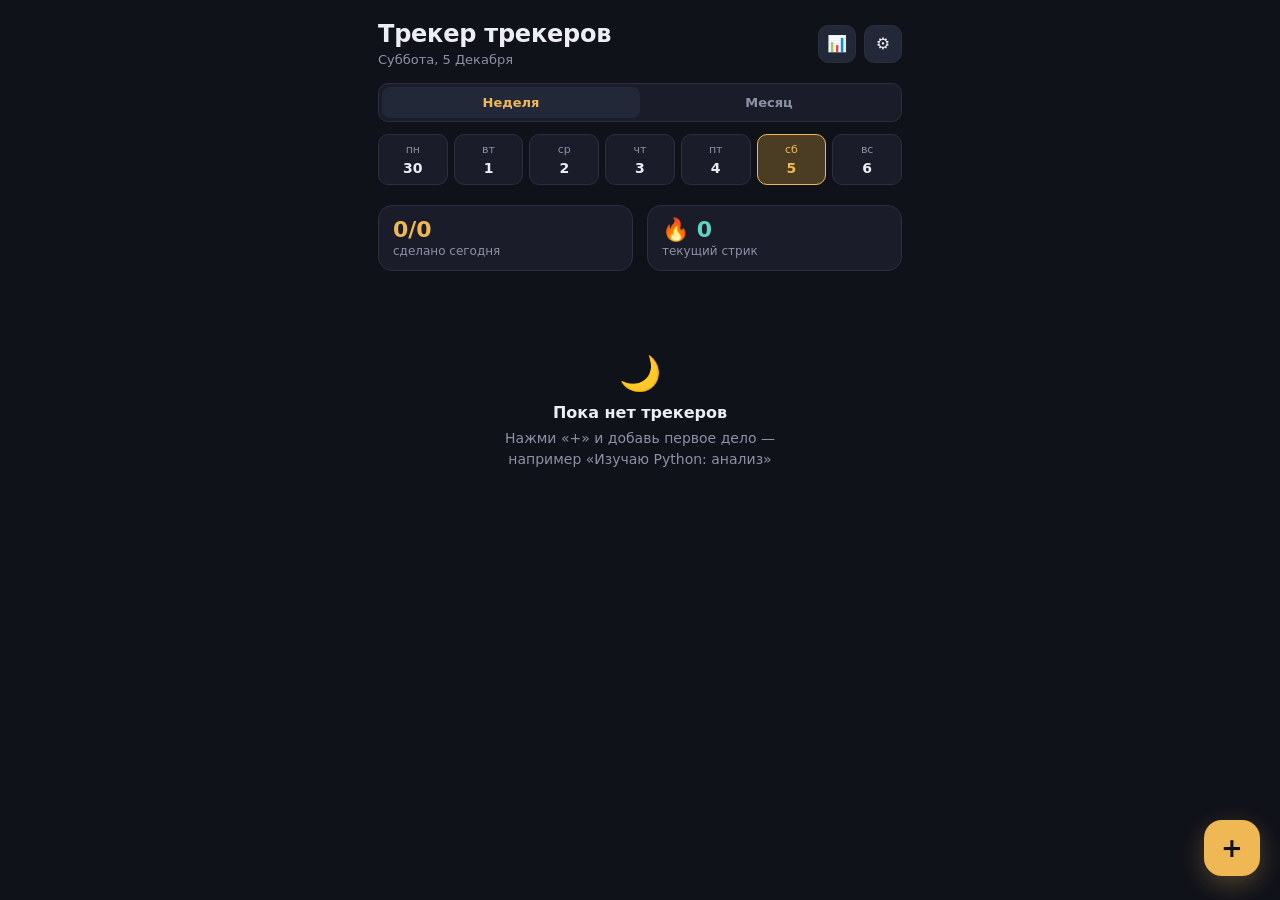
<file: tracker-trackerov/index.html>
<!DOCTYPE html>
<html lang="ru">
<head>
  <meta charset="UTF-8" />
  <meta name="viewport" content="width=device-width, initial-scale=1.0, viewport-fit=cover" />
  <title>Трекер трекеров</title>
  <meta name="description" content="Отмечай привычки и дела каждый день — сделал или нет" />

  <link rel="manifest" href="manifest.json" />
  <meta name="theme-color" content="#10121a" />
  <link rel="icon" href="icons/icon-192.png" />
  <link rel="apple-touch-icon" href="icons/icon-192.png" />
  <meta name="apple-mobile-web-app-capable" content="yes" />
  <meta name="apple-mobile-web-app-status-bar-style" content="black-translucent" />

  <link rel="stylesheet" href="style.css" />
</head>
<body>
  <div class="app">
    <header class="app__header">
      <div class="app__header-top">
        <div>
          <h1 class="app__title">Трекер трекеров</h1>
          <p class="app__date" id="headerDate"></p>
        </div>
        <div class="header-actions">
          <button class="icon-btn" id="statsNavBtn" aria-label="Статистика">📊</button>
          <button class="icon-btn" id="settingsNavBtn" aria-label="Настройки">⚙️</button>
          <button class="install-btn" id="installBtn" hidden>Установить</button>
        </div>
      </div>
    </header>

    <!-- Переключатель видов: Неделя / Месяц -->
    <div class="view-toggle">
      <button class="toggle-btn active" id="viewWeekBtn">Неделя</button>
      <button class="toggle-btn" id="viewMonthBtn">Месяц</button>
    </div>

    <!-- Вид недели -->
    <div class="week-strip" id="weekHeader"></div>

    <!-- Вид месяца (скрыт по умолчанию) -->
    <div class="month-view hidden" id="monthView">
      <div class="month-header">
        <button class="icon-btn" id="prevMonthBtn">‹</button>
        <span class="month-title" id="monthTitle">СЕНТЯБРЬ</span>
        <button class="icon-btn" id="nextMonthBtn">›</button>
      </div>
      <div class="month-grid" id="monthGrid"></div>
    </div>

    <!-- Главные показатели -->
    <div class="app__stats">
      <div class="stat">
        <div class="stat__value is-gold" id="statDone">0/0</div>
        <div class="stat__label">сделано сегодня</div>
      </div>
      <div class="stat">
        <div class="stat__value is-teal" id="statStreak">🔥 0</div>
        <div class="stat__label">текущий стрик</div>
      </div>
    </div>

    <!-- Список трекеров -->
    <div class="list" id="list"></div>

    <div class="empty" id="empty">
      <div class="empty__icon">🌙</div>
      <div class="empty__title">Пока нет трекеров</div>
      <div class="empty__text">Нажми «+» и добавь первое дело —<br>например «Изучаю Python: анализ»</div>
    </div>
  </div>

  <button class="fab" id="fab" aria-label="Добавить трекер">+</button>

  <!-- Модалка: Добавление / Редактирование -->
  <div class="modal-overlay" id="overlay">
    <div class="modal">
      <h2 class="modal__title" id="modalTitle">Новый трекер</h2>
      <form id="addForm">
        <input type="hidden" id="editTrackerId" />
        <div class="field">
          <label for="nameInput">Что отслеживаем</label>
          <input id="nameInput" type="text" placeholder="Например: Изучаю Python — анализ" maxlength="80" required />
        </div>
        <div class="field">
          <label for="timeInput">Во сколько (необязательно)</label>
          <input id="timeInput" type="time" />
        </div>
        <div class="field field-checkbox">
          <label class="checkbox-label">
            <input type="checkbox" id="notifyInput" />
            <span>🔔 Напоминать каждый день</span>
          </label>
        </div>
        <div class="modal__actions">
          <button type="button" class="btn ghost" id="cancelBtn">Отмена</button>
          <button type="submit" class="btn primary" id="submitBtn">Сохранить</button>
        </div>
      </form>
    </div>
  </div>

  <!-- Модалка: Статистика & Достижения -->
  <div class="modal-overlay" id="statsOverlay">
    <div class="modal modal--large">
      <div class="modal__header">
        <h2 class="modal__title">📊 Статистика и Достижения</h2>
        <button class="close-btn" id="closeStatsBtn">✕</button>
      </div>
      <div class="stats-content">
        <div class="stats-grid">
          <div class="stat-card">
            <span class="stat-card__num" id="statWeekScore">0/0</span>
            <span class="stat-card__label">За неделю</span>
          </div>
          <div class="stat-card">
            <span class="stat-card__num" id="statPercent">0%</span>
            <span class="stat-card__label">Успешность</span>
          </div>
          <div class="stat-card">
            <span class="stat-card__num" id="statBestStreak">0 дней</span>
            <span class="stat-card__label">Лучший стрик</span>
          </div>
        </div>

        <div class="stat-details">
          <p><strong>🏆 Самый стабильный:</strong> <span id="statTopTracker">—</span></p>
          <p><strong>⚠️ Чаще пропускается:</strong> <span id="statWorstTracker">—</span></p>
        </div>

        <h3 class="section-title">🏆 Достижения</h3>
        <div class="achievements-list" id="achievementsList"></div>
      </div>
    </div>
  </div>

  <!-- Модалка: Настройки (Резервная копия) -->
  <div class="modal-overlay" id="settingsOverlay">
    <div class="modal">
      <div class="modal__header">
        <h2 class="modal__title">⚙️ Настройки</h2>
        <button class="close-btn" id="closeSettingsBtn">✕</button>
      </div>
      <div class="settings-content">
        <h3 class="section-title">🔐 Резервная копия</h3>
        <p class="settings-desc">Сохраните файл, чтобы не потерять данные при смене устройства или очистке браузера.</p>
        <div class="settings-actions">
          <button class="btn primary" id="exportBtn">📦 Экспортировать данные</button>
          <label class="btn ghost file-label">
            📥 Импортировать данные
            <input type="file" id="importInput" accept=".json" hidden />
          </label>
        </div>
      </div>
    </div>
  </div>

  <!-- Модалка: Празднование завершения дня -->
  <div class="modal-overlay" id="celebrationOverlay">
    <div class="modal modal--celebrate">
      <div class="celebration-icon">🎉</div>
      <h2 class="modal__title">Отличный день!</h2>
      <p class="celebration-text">Все задачи выполнены.</p>
      <div class="celebration-streak" id="celebrationStreak">🔥 8 дней подряд</div>
      <button class="btn primary" id="closeCelebrationBtn">Продолжить</button>
    </div>
  </div>

  <script src="app.js"></script>
</body>
</html>
</file>
<file: tracker-trackerov/style.css>
@font-face {
  font-family: "Sora";
  font-style: normal;
  font-weight: 400 700;
  font-display: swap;
  src: local("Sora");
}

:root {
  --bg: #10121a;
  --surface: #1a1d29;
  --surface-2: #232838;
  --border: #2a2e3d;
  --text: #edeef3;
  --text-dim: #8d91a6;
  --gold: #efb854;
  --gold-dim: #4a3d24;
  --coral: #e9645f;
  --coral-dim: #3f2527;
  --teal: #5fd3c4;
  --radius-lg: 20px;
  --radius-md: 14px;
  --radius-sm: 10px;
}

* {
  box-sizing: border-box;
}

html, body {
  margin: 0;
  padding: 0;
  background-color: var(--bg);
  color: var(--text);
  font-family: "Sora", system-ui, -apple-system, "Segoe UI", Roboto, sans-serif;
  -webkit-font-smoothing: antialiased;
  min-height: 100vh;
  padding-bottom: env(safe-area-inset-bottom);
}

button {
  font-family: inherit;
}

.hidden {
  display: none !important;
}

.app {
  max-width: 560px;
  margin: 0 auto;
  padding: 20px 18px 100px;
}

/* Header */
.app__header-top {
  display: flex;
  align-items: center;
  justify-content: space-between;
  gap: 10px;
}

.app__title {
  font-size: 24px;
  font-weight: 700;
  letter-spacing: -0.01em;
  margin: 0 0 4px;
}

.app__date {
  color: var(--text-dim);
  font-size: 13px;
  font-weight: 400;
  margin: 0;
  text-transform: capitalize;
}

.header-actions {
  display: flex;
  align-items: center;
  gap: 8px;
}

.icon-btn {
  background: var(--surface-2);
  border: 1px solid var(--border);
  color: var(--text);
  border-radius: var(--radius-sm);
  width: 38px;
  height: 38px;
  display: flex;
  align-items: center;
  justify-content: center;
  font-size: 16px;
  cursor: pointer;
  transition: background 0.15s ease;
}

.icon-btn:active {
  background: var(--border);
}

.install-btn {
  background: var(--surface-2);
  border: 1.5px solid var(--teal);
  color: var(--teal);
  border-radius: var(--radius-sm);
  padding: 8px 12px;
  font-size: 13px;
  font-weight: 600;
  cursor: pointer;
}

.install-btn[hidden] {
  display: none;
}

/* Toggle Week/Month */
.view-toggle {
  display: flex;
  background: var(--surface);
  border: 1px solid var(--border);
  border-radius: var(--radius-sm);
  padding: 3px;
  margin: 16px 0 12px;
}

.toggle-btn {
  flex: 1;
  background: transparent;
  border: none;
  color: var(--text-dim);
  padding: 8px;
  font-size: 13px;
  font-weight: 600;
  border-radius: 8px;
  cursor: pointer;
  transition: all 0.2s ease;
}

.toggle-btn.active {
  background: var(--surface-2);
  color: var(--gold);
}

/* Week Strip */
.week-strip {
  display: grid;
  grid-template-columns: repeat(7, 1fr);
  gap: 6px;
  margin-bottom: 20px;
}

.weekday {
  display: flex;
  flex-direction: column;
  align-items: center;
  gap: 4px;
  padding: 8px 0;
  border-radius: var(--radius-sm);
  background: var(--surface);
  border: 1px solid var(--border);
}

.weekday__label {
  font-size: 11px;
  color: var(--text-dim);
  text-transform: lowercase;
}

.weekday__num {
  font-size: 14px;
  font-weight: 600;
  color: var(--text);
}

.weekday.is-today {
  background: var(--gold-dim);
  border-color: var(--gold);
}

.weekday.is-today .weekday__label,
.weekday.is-today .weekday__num {
  color: var(--gold);
}

/* Month View */
.month-view {
  background: var(--surface);
  border: 1px solid var(--border);
  border-radius: var(--radius-md);
  padding: 14px;
  margin-bottom: 20px;
}

.month-header {
  display: flex;
  align-items: center;
  justify-content: space-between;
  margin-bottom: 12px;
}

.month-title {
  font-size: 14px;
  font-weight: 700;
  letter-spacing: 0.05em;
  color: var(--gold);
}

.month-grid {
  display: grid;
  grid-template-columns: repeat(7, 1fr);
  gap: 6px;
}

.month-day {
  aspect-ratio: 1;
  display: flex;
  align-items: center;
  justify-content: center;
  font-size: 12px;
  border-radius: 6px;
  background: var(--surface-2);
  border: 1px solid var(--border);
  color: var(--text-dim);
}

.month-day.is-active {
  background: var(--gold-dim);
  color: var(--gold);
  border-color: var(--gold);
  font-weight: 700;
}

.month-day.is-empty {
  opacity: 0.2;
}

/* Stats Summary */
.app__stats {
  display: flex;
  gap: 14px;
  margin-bottom: 22px;
}

.stat {
  flex: 1;
  background: var(--surface);
  border: 1px solid var(--border);
  border-radius: var(--radius-md);
  padding: 12px 14px;
}

.stat__value {
  font-size: 22px;
  font-weight: 700;
  line-height: 1.1;
}

.stat__value.is-gold { color: var(--gold); }
.stat__value.is-teal { color: var(--teal); }

.stat__label {
  font-size: 12px;
  color: var(--text-dim);
  margin-top: 2px;
}

/* Tracker cards */
.list {
  display: flex;
  flex-direction: column;
  gap: 12px;
}

.tracker {
  background: var(--surface);
  border: 1px solid var(--border);
  border-radius: var(--radius-lg);
  padding: 16px;
  transition: border-color 0.15s ease;
}

.tracker.is-done { border-color: var(--gold-dim); }
.tracker.is-miss { border-color: var(--coral-dim); }

.tracker__top {
  display: flex;
  align-items: center;
  gap: 12px;
}

.tracker__body {
  flex: 1;
  min-width: 0;
}

.tracker__name {
  font-size: 16px;
  font-weight: 600;
  line-height: 1.3;
  word-break: break-word;
  cursor: pointer;
}

.tracker__meta {
  display: flex;
  align-items: center;
  gap: 8px;
  margin-top: 4px;
  color: var(--text-dim);
  font-size: 13px;
}

.tracker__time {
  color: var(--teal);
  font-weight: 600;
}

.tracker__actions {
  display: flex;
  gap: 8px;
  flex-shrink: 0;
}

.mark-btn {
  width: 42px;
  height: 42px;
  border-radius: 12px;
  border: 1.5px solid var(--border);
  background: var(--surface-2);
  color: var(--text-dim);
  font-size: 18px;
  display: flex;
  align-items: center;
  justify-content: center;
  cursor: pointer;
  transition: transform 0.1s ease, background 0.15s ease, border-color 0.15s ease;
}

.mark-btn:active {
  transform: scale(0.92);
}

.mark-btn.done-btn.is-active {
  background: var(--gold-dim);
  border-color: var(--gold);
  color: var(--gold);
}

.mark-btn.miss-btn.is-active {
  background: var(--coral-dim);
  border-color: var(--coral);
  color: var(--coral);
}

.tracker__expand {
  width: 36px;
  height: 42px;
  border: none;
  background: transparent;
  color: var(--text-dim);
  cursor: pointer;
  font-size: 14px;
  display: flex;
  align-items: center;
  justify-content: center;
  transition: transform 0.2s ease;
}

.tracker__expand.is-open {
  transform: rotate(180deg);
}

.tracker__history {
  display: none;
  margin-top: 14px;
  padding-top: 14px;
  border-top: 1px solid var(--border);
}

.tracker__history.is-open {
  display: block;
}

.history__grid {
  display: grid;
  grid-template-columns: repeat(7, 1fr);
  gap: 6px;
}

.history__cell {
  aspect-ratio: 1;
  border-radius: 8px;
  background: var(--surface-2);
  display: flex;
  align-items: center;
  justify-content: center;
  font-size: 11px;
  color: var(--text-dim);
  border: 1px solid var(--border);
}

.history__cell.is-done { background: var(--gold-dim); color: var(--gold); }
.history__cell.is-miss { background: var(--coral-dim); color: var(--coral); }

.tracker__footer {
  display: flex;
  justify-content: space-between;
  align-items: center;
  margin-top: 12px;
  font-size: 12px;
  color: var(--text-dim);
}

.tracker__delete {
  background: none;
  border: none;
  color: var(--coral);
  font-size: 13px;
  cursor: pointer;
  padding: 0;
}

/* Empty State */
.empty {
  text-align: center;
  padding: 60px 20px;
  color: var(--text-dim);
}

.empty__icon { font-size: 34px; margin-bottom: 10px; }
.empty__title { color: var(--text); font-weight: 600; font-size: 16px; margin-bottom: 6px; }
.empty__text { font-size: 14px; line-height: 1.5; }

/* FAB */
.fab {
  position: fixed;
  right: 20px;
  bottom: calc(24px + env(safe-area-inset-bottom));
  width: 56px;
  height: 56px;
  border-radius: 18px;
  background: var(--gold);
  color: #10121a;
  border: none;
  font-size: 26px;
  font-weight: 600;
  display: flex;
  align-items: center;
  justify-content: center;
  cursor: pointer;
  box-shadow: 0 8px 24px rgba(239, 184, 84, 0.28);
  transition: transform 0.15s ease;
}

.fab:active { transform: scale(0.93); }

/* Modals */
.modal-overlay {
  position: fixed;
  inset: 0;
  background: rgba(8, 9, 13, 0.7);
  display: flex;
  align-items: flex-end;
  justify-content: center;
  z-index: 50;
  backdrop-filter: blur(4px);
  opacity: 0;
  pointer-events: none;
  transition: opacity 0.2s ease;
}

.modal-overlay.is-open {
  opacity: 1;
  pointer-events: auto;
}

.modal {
  width: 100%;
  max-width: 560px;
  background: var(--surface);
  border: 1px solid var(--border);
  border-radius: 24px 24px 0 0;
  padding: 22px 20px calc(22px + env(safe-area-inset-bottom));
  transform: translateY(100%);
  transition: transform 0.25s cubic-bezier(0.1, 0.9, 0.2, 1);
  max-height: 85vh;
  overflow-y: auto;
}

.modal-overlay.is-open .modal {
  transform: translateY(0);
}

.modal__header {
  display: flex;
  align-items: center;
  justify-content: space-between;
  margin-bottom: 16px;
}

.modal__title { font-size: 18px; font-weight: 700; margin: 0; }
.close-btn { background: none; border: none; color: var(--text-dim); font-size: 18px; cursor: pointer; }

/* Modal Inputs & Forms */
.field { margin-bottom: 14px; }
.field label { display: block; font-size: 13px; color: var(--text-dim); margin-bottom: 6px; }
.field input[type="text"], .field input[type="time"] {
  width: 100%;
  background: var(--surface-2);
  border: 1.5px solid var(--border);
  border-radius: var(--radius-sm);
  padding: 12px 14px;
  color: var(--text);
  font-size: 15px;
}

.field-checkbox { margin-top: 10px; }
.checkbox-label { display: flex; align-items: center; gap: 8px; font-size: 14px; cursor: pointer; }

.modal__actions { display: flex; gap: 10px; margin-top: 18px; }

.btn {
  flex: 1;
  padding: 13px;
  border-radius: var(--radius-sm);
  border: none;
  font-size: 15px;
  font-weight: 600;
  cursor: pointer;
  text-align: center;
}

.btn.primary { background: var(--gold); color: #10121a; }
.btn.ghost { background: var(--surface-2); color: var(--text-dim); border: 1.5px solid var(--border); }

/* Stats & Achievements View */
.stats-grid { display: grid; grid-template-columns: repeat(3, 1fr); gap: 10px; margin-bottom: 16px; }
.stat-card { background: var(--surface-2); border: 1px solid var(--border); border-radius: var(--radius-sm); padding: 12px; text-align: center; }
.stat-card__num { display: block; font-size: 18px; font-weight: 700; color: var(--gold); }
.stat-card__label { font-size: 11px; color: var(--text-dim); }

.stat-details { background: var(--surface-2); border-radius: var(--radius-sm); padding: 12px; font-size: 13px; line-height: 1.6; margin-bottom: 20px; }
.section-title { font-size: 15px; font-weight: 700; margin: 16px 0 10px; color: var(--text); }

.achievements-list { display: flex; flex-direction: column; gap: 10px; }
.achievement {
  display: flex;
  align-items: center;
  gap: 12px;
  background: var(--surface-2);
  border: 1px solid var(--border);
  border-radius: var(--radius-sm);
  padding: 10px 12px;
  opacity: 0.4;
}

.achievement.unlocked { opacity: 1; border-color: var(--gold); }
.achievement__icon { font-size: 24px; }
.achievement__title { font-size: 14px; font-weight: 600; }
.achievement__desc { font-size: 11px; color: var(--text-dim); }

/* Modal Celebration */
.modal--celebrate { text-align: center; padding: 32px 20px; }
.celebration-icon { font-size: 48px; margin-bottom: 12px; }
.celebration-text { color: var(--text-dim); margin-bottom: 16px; }
.celebration-streak { font-size: 20px; font-weight: 700; color: var(--gold); margin-bottom: 24px; }

/* Settings Modal */
.settings-desc { font-size: 13px; color: var(--text-dim); margin-bottom: 16px; }
.settings-actions { display: flex; flex-direction: column; gap: 10px; }
.file-label { display: block; cursor: pointer; }

@media (max-width: 360px) {
  .app { padding: 16px 14px 96px; }
  .app__title { font-size: 20px; }
  .mark-btn { width: 38px; height: 38px; }
}

@media (prefers-reduced-motion: reduce) {
  * { animation: none !important; transition: none !important; }
}
</file>
